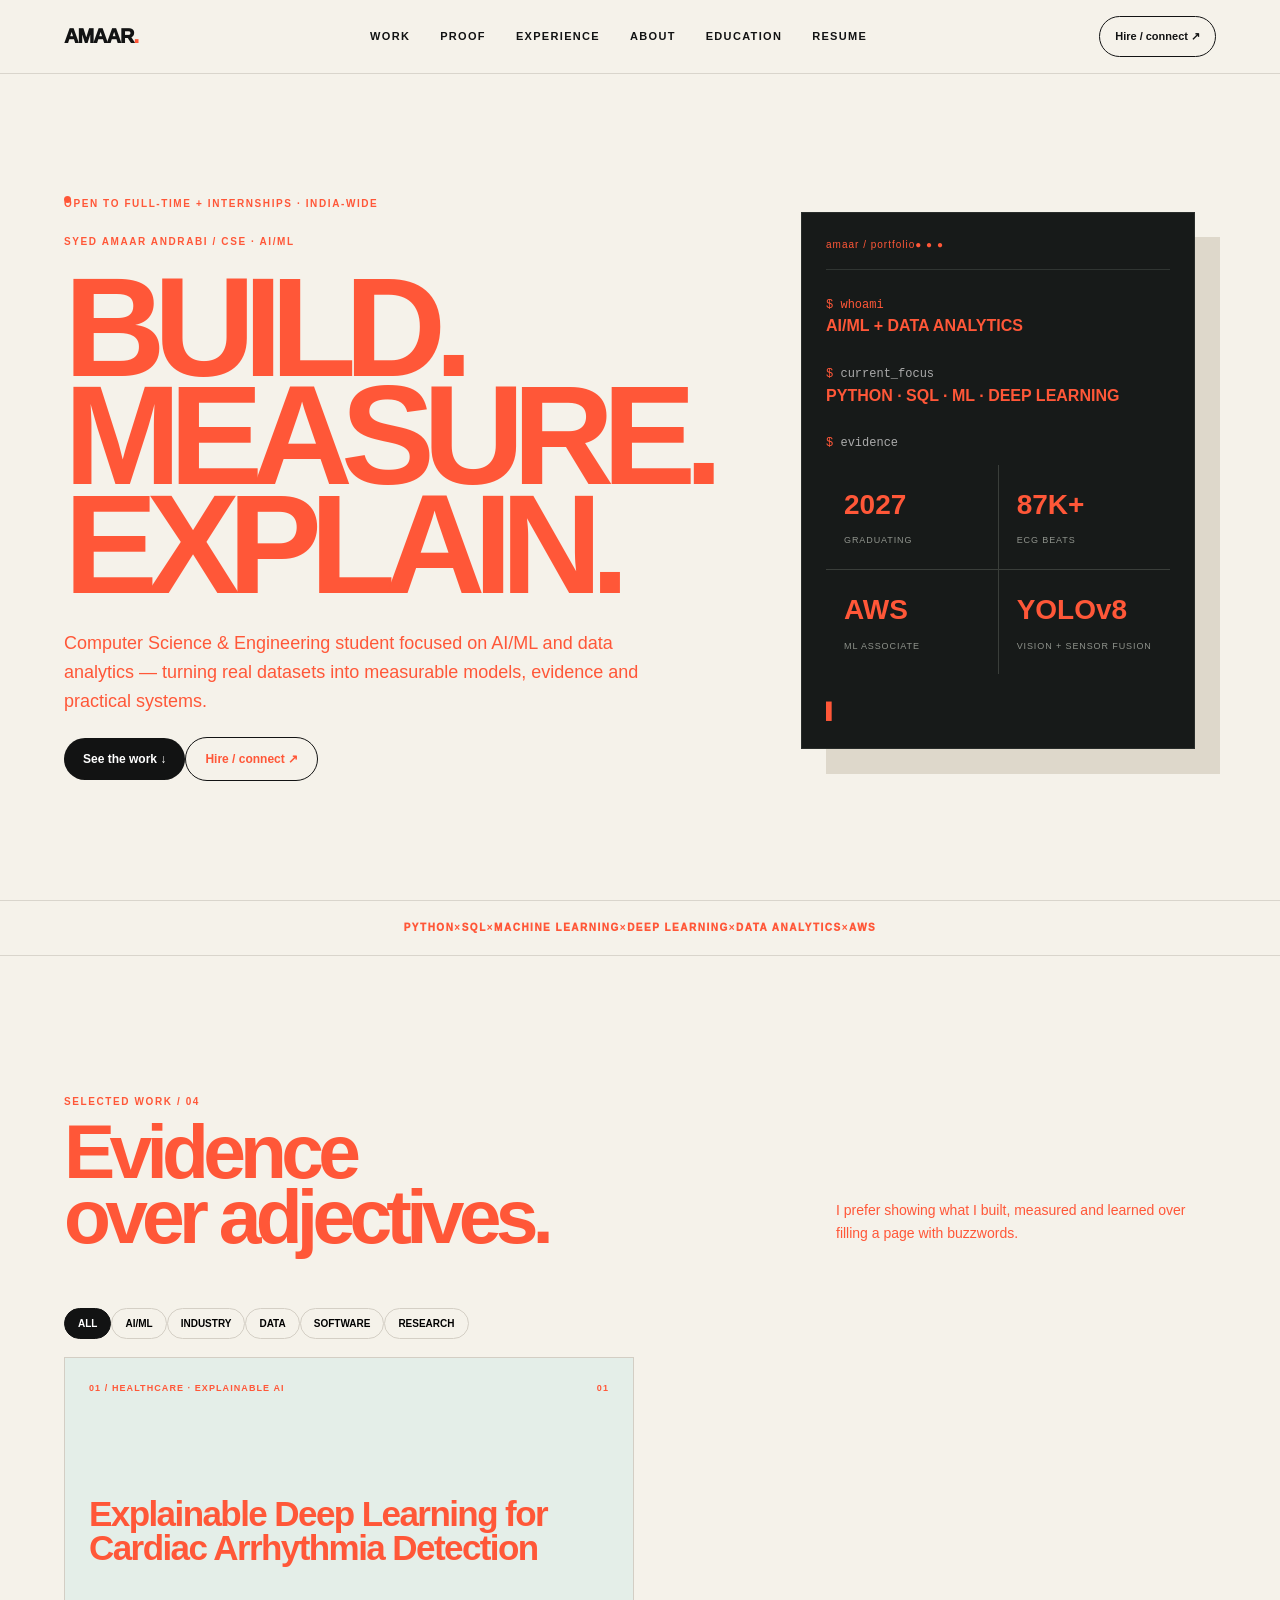
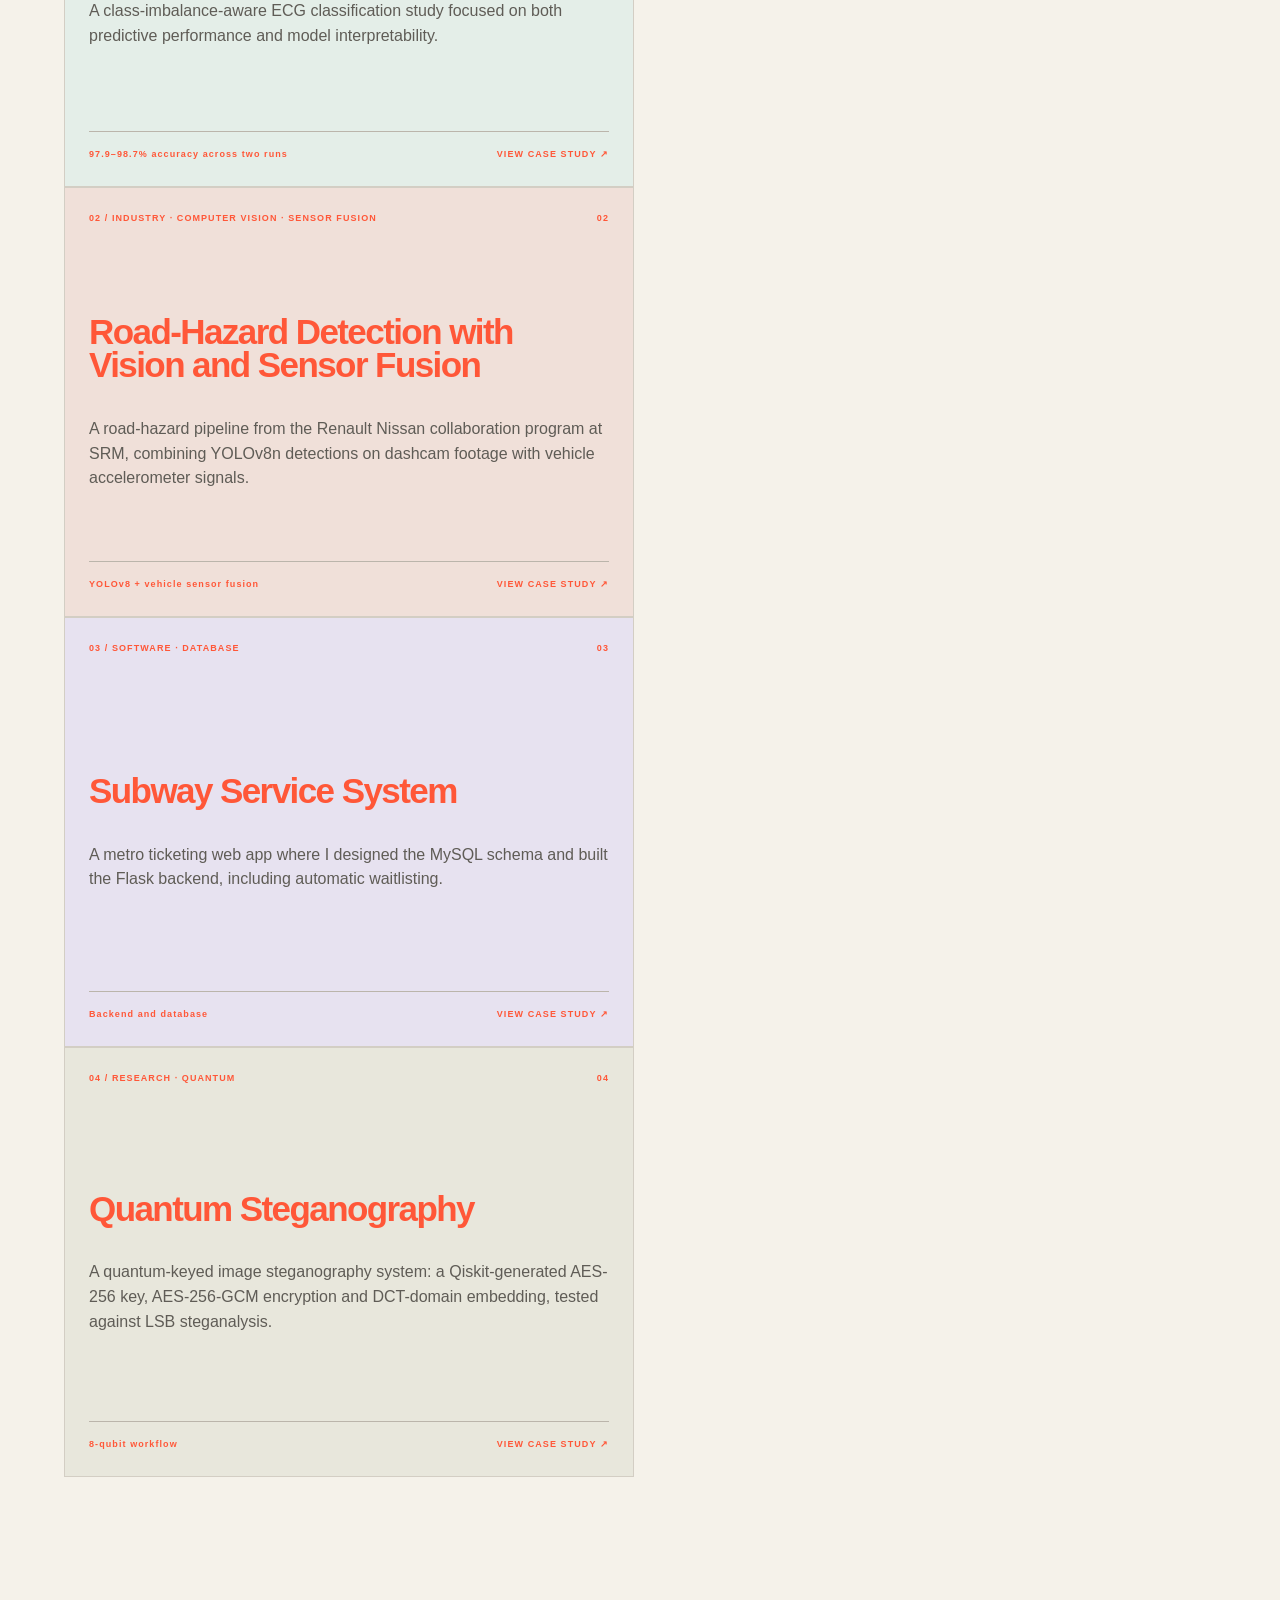
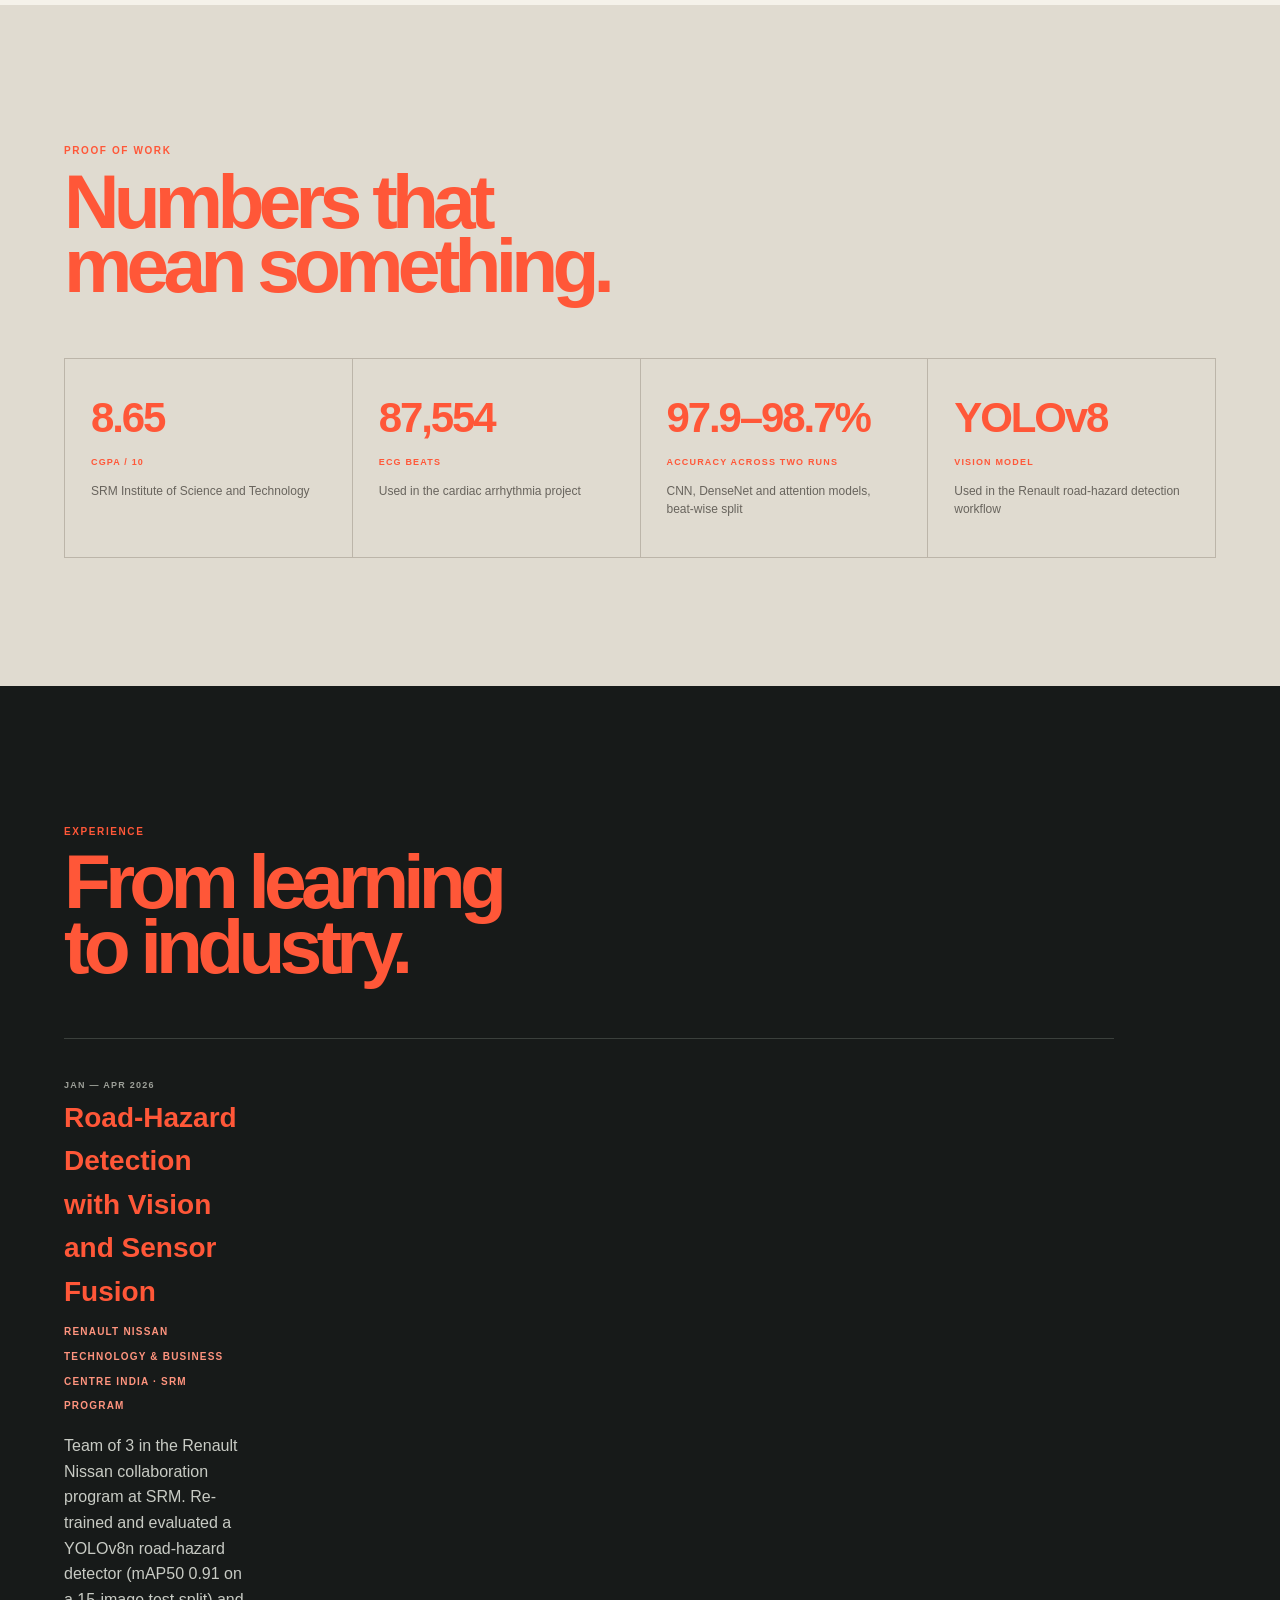
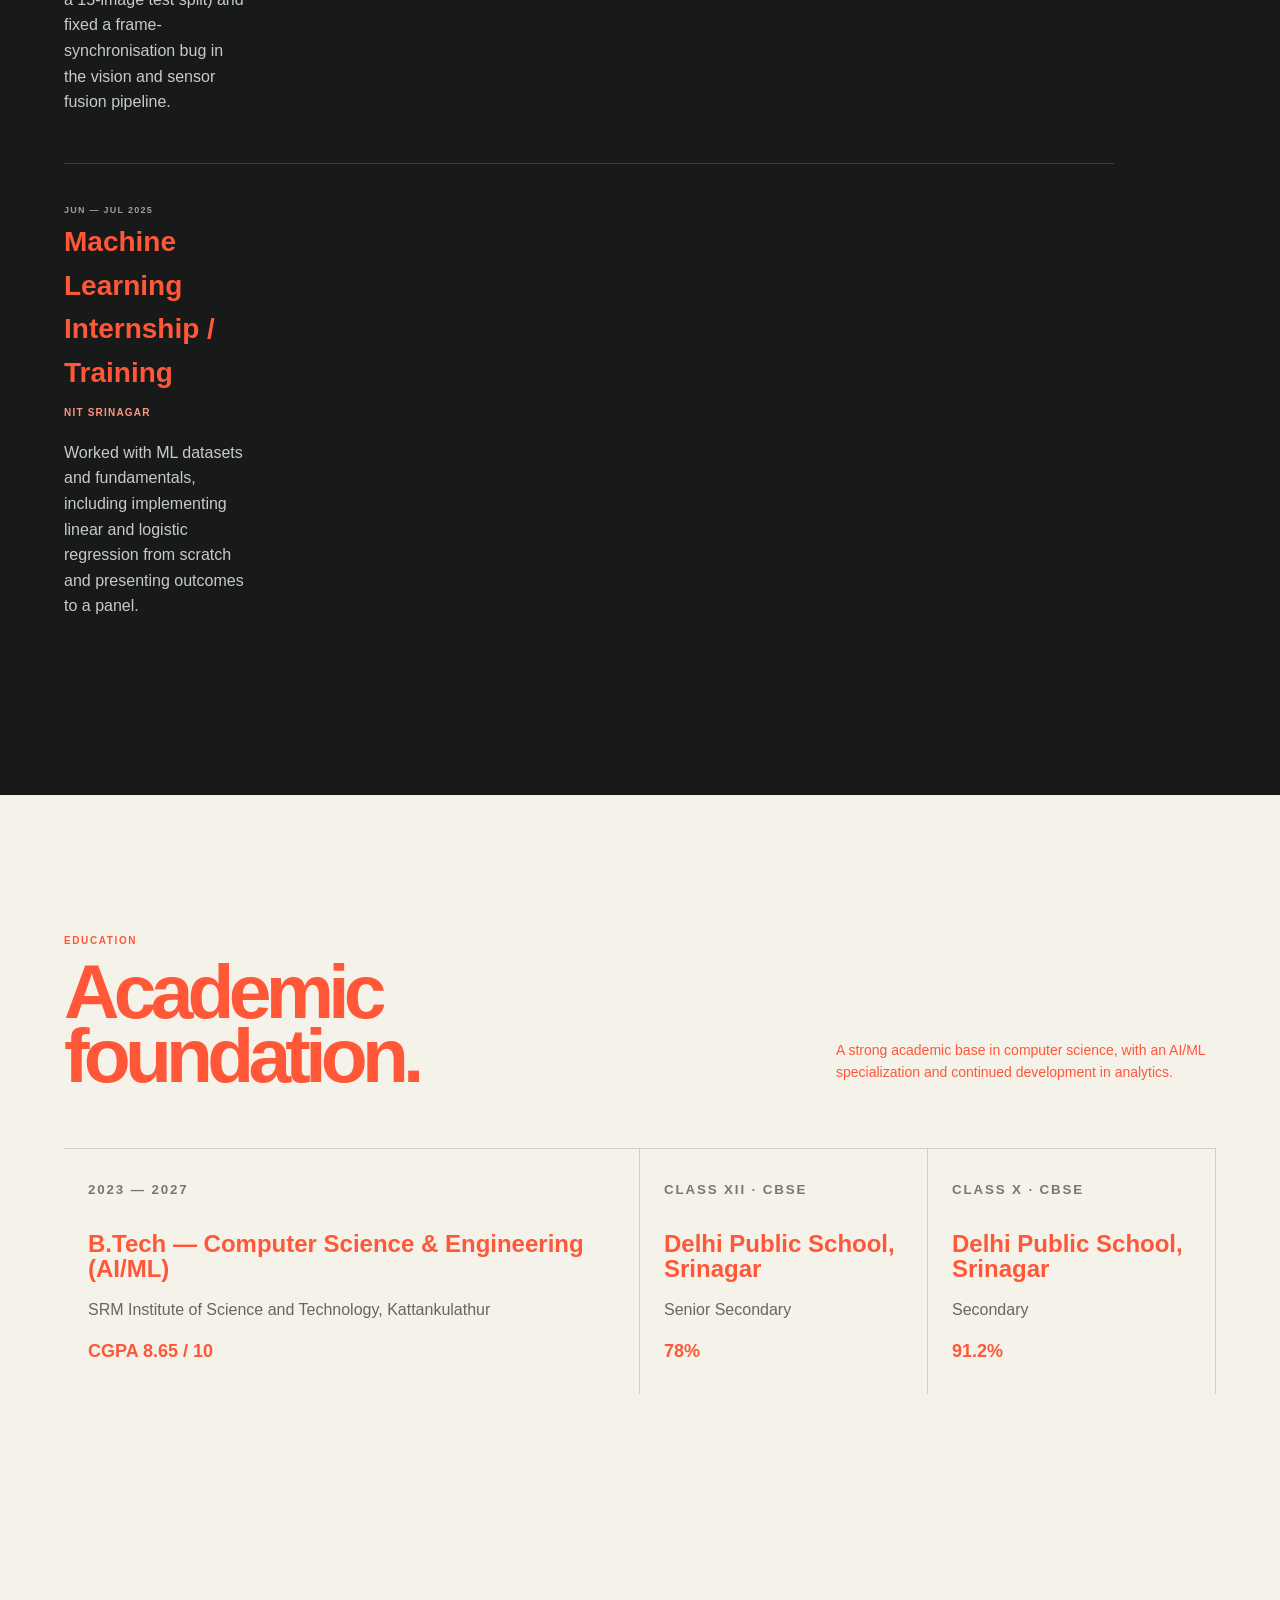
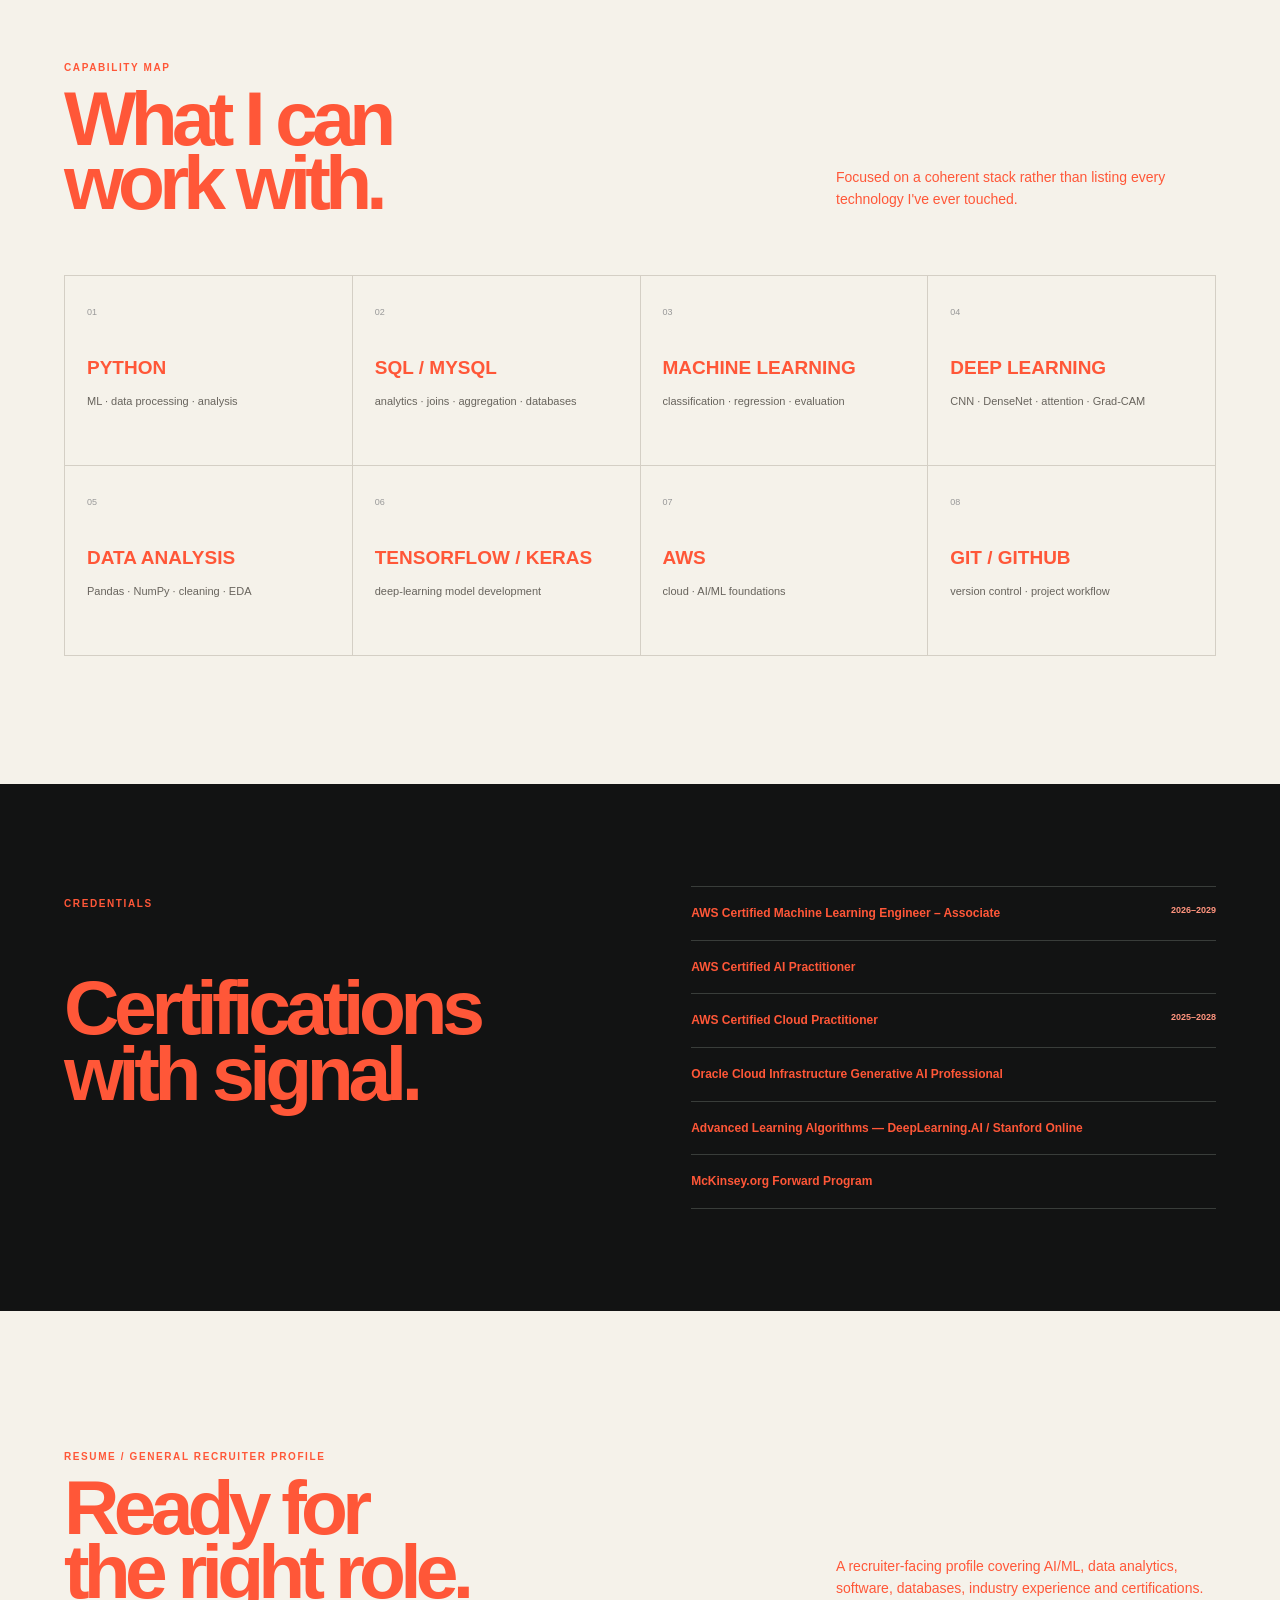
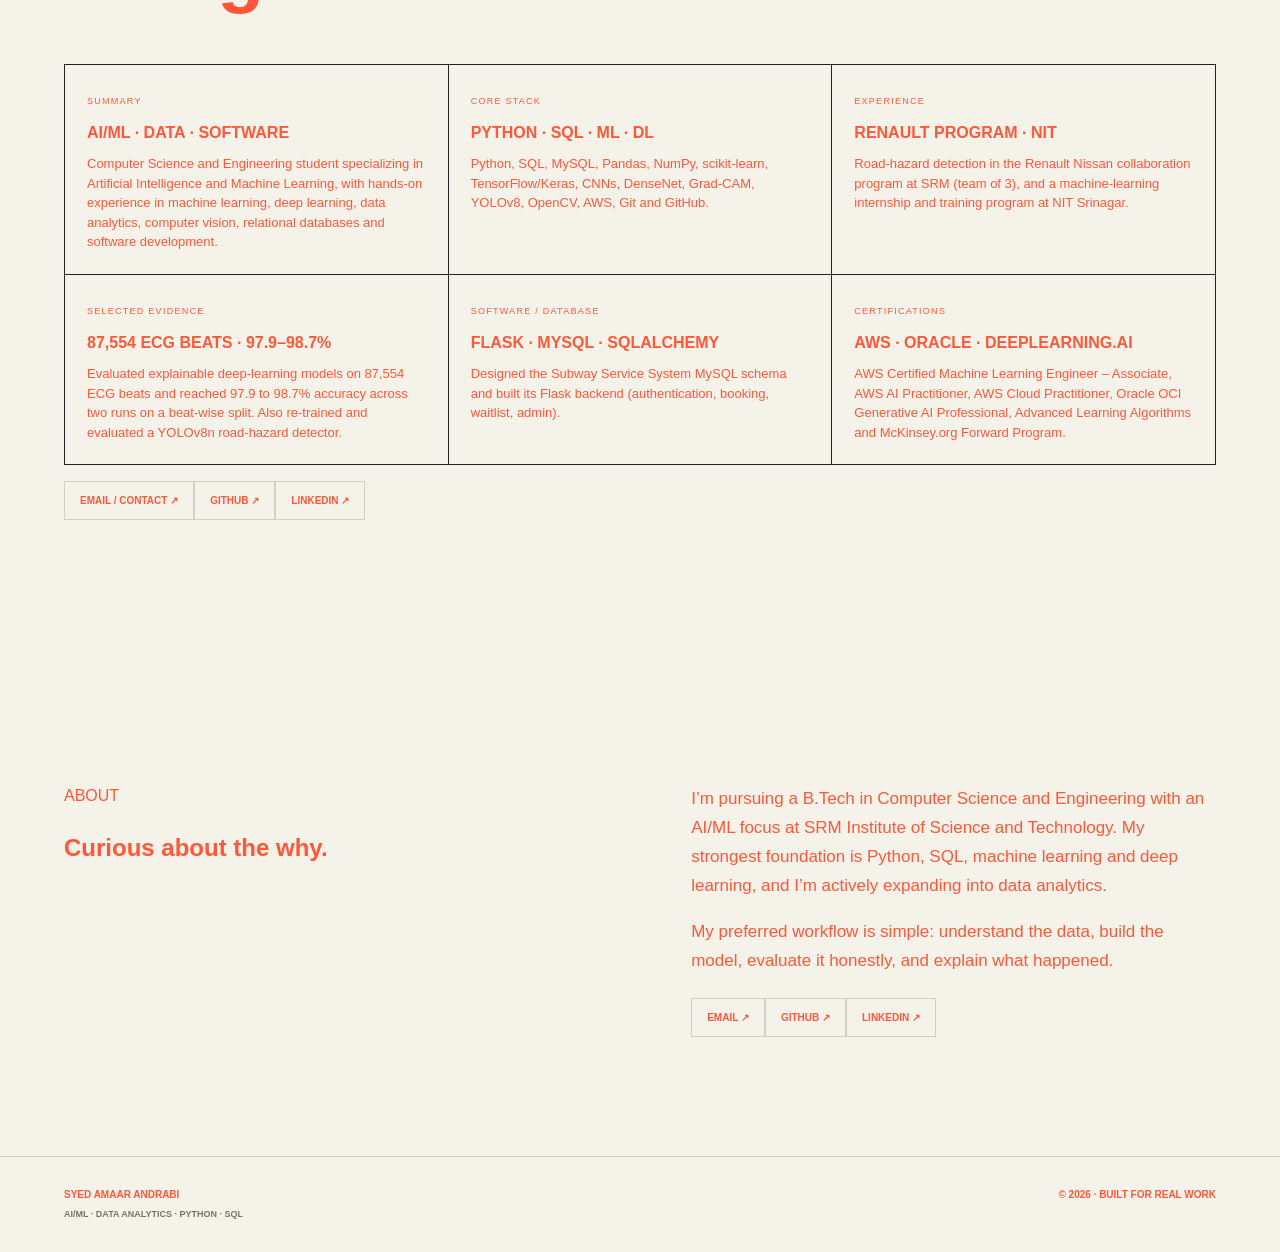
<file: index.html>
<!doctype html><html lang="en"><head><meta charset="utf-8"><meta name="viewport" content="width=device-width,initial-scale=1"><title>Syed Amaar Andrabi — AI/ML · Data Analytics</title><meta name="description" content="Syed Amaar Andrabi portfolio: applied machine learning, deep learning, data analytics and industry projects."><link rel="stylesheet" href="styles.css?v=4"><link rel="stylesheet" href="mobile-fix.css?v=1"></head><body><nav class="nav"><a class="logo" href="#top">AMAAR<span>.</span></a><div class="navlinks"><a href="#work">Work</a><a href="#proof">Proof</a><a href="#experience">Experience</a><a href="#about">About</a><a href="#education">Education</a><a href="#resume">Resume</a></div><a class="pill" href="mailto:asyedamaar@gmail.com">Hire / connect ↗</a></nav><section class="hero" id="top"><div class="hero-left"><div class="status"><i/> OPEN TO FULL-TIME + INTERNSHIPS · INDIA-WIDE</div><p class="overline">SYED AMAAR ANDRABI / CSE · AI/ML</p><h1>BUILD.<br/><span>MEASURE.</span><br/>EXPLAIN.</h1><p class="hero-copy">Computer Science & Engineering student focused on AI/ML and data analytics — turning real datasets into measurable models, evidence and practical systems.</p><div class="hero-buttons"><a class="blackbtn" href="#work">See the work ↓</a><a class="linebtn" href="mailto:asyedamaar@gmail.com">Hire / connect ↗</a></div></div><div class="hero-right"><div class="terminal"><div class="termbar"><span>amaar / portfolio</span><b>● ● ●</b></div><div class="termline"><em>$</em> whoami</div><strong>AI/ML + DATA ANALYTICS</strong><div class="termline"><em>$</em> current_focus</div><strong>PYTHON · SQL · ML · DEEP LEARNING</strong><div class="termline"><em>$</em> evidence</div><div class="metrics"><span><b>2027</b><small>GRADUATING</small></span><span><b>87K+</b><small>ECG BEATS</small></span><span><b>AWS</b><small>ML ASSOCIATE</small></span><span><b>YOLOv8</b><small>VISION + SENSOR FUSION</small></span></div><div class="cursor">▌</div></div></div></section><section class="marquee"><span>PYTHON</span><b>×</b><span>SQL</span><b>×</b><span>MACHINE LEARNING</span><b>×</b><span>DEEP LEARNING</span><b>×</b><span>DATA ANALYTICS</span><b>×</b><span>AWS</span></section><section class="work section" id="work"><div class="section-title"><div><p>SELECTED WORK / 04</p><h2>Evidence<br/><i>over adjectives.</i></h2></div><p class="section-intro">I prefer showing what I built, measured and learned over filling a page with buzzwords.</p></div><div class="filterbar"><button class="on" data-filter="ALL">ALL</button><button data-filter="AI/ML">AI/ML</button><button data-filter="INDUSTRY">INDUSTRY</button><button data-filter="DATA">DATA</button><button data-filter="SOFTWARE">SOFTWARE</button><button data-filter="RESEARCH">RESEARCH</button></div><div class="project-grid"><a class="project-card" data-filter="AI/ML" href="projects/cardiac-arrhythmia.html"><div class="cardtop"><span>01 / HEALTHCARE · EXPLAINABLE AI</span><b>01</b></div><div><h3>Explainable Deep Learning for Cardiac Arrhythmia Detection</h3><p>A class-imbalance-aware ECG classification study focused on both predictive performance and model interpretability.</p></div><div class="cardbottom"><span>97.9–98.7% accuracy across two runs</span><b>VIEW CASE STUDY ↗</b></div></a><a class="project-card" data-filter="INDUSTRY" href="projects/sinkhole-detection.html"><div class="cardtop"><span>02 / INDUSTRY · COMPUTER VISION · SENSOR FUSION</span><b>02</b></div><div><h3>Road-Hazard Detection with Vision and Sensor Fusion</h3><p>A road-hazard pipeline from the Renault Nissan collaboration program at SRM, combining YOLOv8n detections on dashcam footage with vehicle accelerometer signals.</p></div><div class="cardbottom"><span>YOLOv8 + vehicle sensor fusion</span><b>VIEW CASE STUDY ↗</b></div></a><a class="project-card" data-filter="SOFTWARE" href="projects/subway-service.html"><div class="cardtop"><span>03 / SOFTWARE · DATABASE</span><b>03</b></div><div><h3>Subway Service System</h3><p>A metro ticketing web app where I designed the MySQL schema and built the Flask backend, including automatic waitlisting.</p></div><div class="cardbottom"><span>Backend and database</span><b>VIEW CASE STUDY ↗</b></div></a><a class="project-card" data-filter="RESEARCH" href="projects/quantum-steganography.html"><div class="cardtop"><span>04 / RESEARCH · QUANTUM</span><b>04</b></div><div><h3>Quantum Steganography</h3><p>A quantum-keyed image steganography system: a Qiskit-generated AES-256 key, AES-256-GCM encryption and DCT-domain embedding, tested against LSB steganalysis.</p></div><div class="cardbottom"><span>8-qubit workflow</span><b>VIEW CASE STUDY ↗</b></div></a></div></section><section class="proof section" id="proof"><div class="section-title"><div><p>PROOF OF WORK</p><h2>Numbers that<br/><i>mean something.</i></h2></div></div><div class="proofgrid"><div><strong>8.65</strong><span>CGPA / 10</span><p>SRM Institute of Science and Technology</p></div><div><strong>87,554</strong><span>ECG BEATS</span><p>Used in the cardiac arrhythmia project</p></div><div><strong>97.9–98.7%</strong><span>ACCURACY ACROSS TWO RUNS</span><p>CNN, DenseNet and attention models, beat-wise split</p></div><div><strong>YOLOv8</strong><span>VISION MODEL</span><p>Used in the Renault road-hazard detection workflow</p></div></div></section><section class="experience" id="experience"><div class="section-inner"><div class="section-title light"><div><p>EXPERIENCE</p><h2>From learning<br/>to <i>industry.</i></h2></div></div><div class="exp-list"><article><small>JAN — APR 2026</small><div><h3>Road-Hazard Detection with Vision and Sensor Fusion</h3><label>RENAULT NISSAN TECHNOLOGY &amp; BUSINESS CENTRE INDIA · SRM PROGRAM</label><p>Team of 3 in the Renault Nissan collaboration program at SRM. Re-trained and evaluated a YOLOv8n road-hazard detector (mAP50 0.91 on a 15-image test split) and fixed a frame-synchronisation bug in the vision and sensor fusion pipeline.</p></div></article><article><small>JUN — JUL 2025</small><div><h3>Machine Learning Internship / Training</h3><label>NIT SRINAGAR</label><p>Worked with ML datasets and fundamentals, including implementing linear and logistic regression from scratch and presenting outcomes to a panel.</p></div></article></div></div></section><section class="education section" id="education"><div class="section-title"><div><p>EDUCATION</p><h2>Academic<br/><i>foundation.</i></h2></div><p class="section-intro">A strong academic base in computer science, with an AI/ML specialization and continued development in analytics.</p></div><div class="education-grid"><article><small>2023 — 2027</small><h3>B.Tech — Computer Science & Engineering (AI/ML)</h3><p>SRM Institute of Science and Technology, Kattankulathur</p><strong>CGPA 8.65 / 10</strong></article><article><small>CLASS XII · CBSE</small><h3>Delhi Public School, Srinagar</h3><p>Senior Secondary</p><strong>78%</strong></article><article><small>CLASS X · CBSE</small><h3>Delhi Public School, Srinagar</h3><p>Secondary</p><strong>91.2%</strong></article></div></section><section class="skills section"><div class="section-title"><div><p>CAPABILITY MAP</p><h2>What I can<br/><i>work with.</i></h2></div><p class="section-intro">Focused on a coherent stack rather than listing every technology I've ever touched.</p></div><div class="skilltable"><div><small>01</small><h3>PYTHON</h3><p>ML · data processing · analysis</p></div><div><small>02</small><h3>SQL / MYSQL</h3><p>analytics · joins · aggregation · databases</p></div><div><small>03</small><h3>MACHINE LEARNING</h3><p>classification · regression · evaluation</p></div><div><small>04</small><h3>DEEP LEARNING</h3><p>CNN · DenseNet · attention · Grad-CAM</p></div><div><small>05</small><h3>DATA ANALYSIS</h3><p>Pandas · NumPy · cleaning · EDA</p></div><div><small>06</small><h3>TENSORFLOW / KERAS</h3><p>deep-learning model development</p></div><div><small>07</small><h3>AWS</h3><p>cloud · AI/ML foundations</p></div><div><small>08</small><h3>GIT / GITHUB</h3><p>version control · project workflow</p></div></div></section><section class="credentials"><div><p>CREDENTIALS</p><h2>Certifications<br/>with <i>signal.</i></h2></div><div class="credlist"><span>AWS Certified Machine Learning Engineer – Associate <b>2026–2029</b></span><span>AWS Certified AI Practitioner</span><span>AWS Certified Cloud Practitioner <b>2025–2028</b></span><span>Oracle Cloud Infrastructure Generative AI Professional</span><span>Advanced Learning Algorithms — DeepLearning.AI / Stanford Online</span><span>McKinsey.org Forward Program</span></div></section><section class="resume-inline section" id="resume"><div class="section-title"><div><p>RESUME / GENERAL RECRUITER PROFILE</p><h2>Ready for<br/><i>the right role.</i></h2></div><p class="section-intro">A recruiter-facing profile covering AI/ML, data analytics, software, databases, industry experience and certifications.</p></div><div class="resume-inline-grid"><article><small>SUMMARY</small><h3>AI/ML · DATA · SOFTWARE</h3><p>Computer Science and Engineering student specializing in Artificial Intelligence and Machine Learning, with hands-on experience in machine learning, deep learning, data analytics, computer vision, relational databases and software development.</p></article><article><small>CORE STACK</small><h3>PYTHON · SQL · ML · DL</h3><p>Python, SQL, MySQL, Pandas, NumPy, scikit-learn, TensorFlow/Keras, CNNs, DenseNet, Grad-CAM, YOLOv8, OpenCV, AWS, Git and GitHub.</p></article><article><small>EXPERIENCE</small><h3>RENAULT PROGRAM · NIT</h3><p>Road-hazard detection in the Renault Nissan collaboration program at SRM (team of 3), and a machine-learning internship and training program at NIT Srinagar.</p></article><article><small>SELECTED EVIDENCE</small><h3>87,554 ECG BEATS · 97.9–98.7%</h3><p>Evaluated explainable deep-learning models on 87,554 ECG beats and reached 97.9 to 98.7% accuracy across two runs on a beat-wise split. Also re-trained and evaluated a YOLOv8n road-hazard detector.</p></article><article><small>SOFTWARE / DATABASE</small><h3>FLASK · MYSQL · SQLALCHEMY</h3><p>Designed the Subway Service System MySQL schema and built its Flask backend (authentication, booking, waitlist, admin).</p></article><article><small>CERTIFICATIONS</small><h3>AWS · ORACLE · DEEPLEARNING.AI</h3><p>AWS Certified Machine Learning Engineer – Associate, AWS AI Practitioner, AWS Cloud Practitioner, Oracle OCI Generative AI Professional, Advanced Learning Algorithms and McKinsey.org Forward Program.</p></article></div><div class="contact"><a href="mailto:asyedamaar@gmail.com">EMAIL / CONTACT ↗</a><a href="https://github.com/asyedamaar-ops" target="_blank">GITHUB ↗</a><a href="https://www.linkedin.com/in/syed-amaar-andrabi-9a1bb8259/" target="_blank">LINKEDIN ↗</a></div></section><section class="about section" id="about"><div><p>ABOUT</p><h2>Curious about the <i>why.</i></h2></div><div class="aboutcopy"><p>I’m pursuing a B.Tech in Computer Science and Engineering with an AI/ML focus at SRM Institute of Science and Technology. My strongest foundation is Python, SQL, machine learning and deep learning, and I’m actively expanding into data analytics.</p><p>My preferred workflow is simple: understand the data, build the model, evaluate it honestly, and explain what happened.</p><div class="contact"><a href="mailto:asyedamaar@gmail.com">EMAIL ↗</a><a href="https://github.com/asyedamaar-ops" target="_blank">GITHUB ↗</a><a href="https://www.linkedin.com/in/syed-amaar-andrabi-9a1bb8259/" target="_blank">LINKEDIN ↗</a></div></div></section><footer><div><b>SYED AMAAR ANDRABI</b><span>AI/ML · DATA ANALYTICS · PYTHON · SQL</span></div><div>© 2026 · BUILT FOR REAL WORK</div></footer><style>.resume-inline-grid{display:grid;grid-template-columns:repeat(3,1fr);border-top:1px solid #222;border-left:1px solid #222}.resume-inline-grid article{padding:22px;border-right:1px solid #222;border-bottom:1px solid #222}.resume-inline-grid small{font-size:9px;letter-spacing:.14em}.resume-inline-grid h3{font-size:16px;margin:9px 0}.resume-inline-grid p{font-size:13px;line-height:1.5;margin:0}.resume-inline .contact{margin-top:22px}@media(max-width:850px){.resume-inline-grid{grid-template-columns:1fr 1fr}}@media(max-width:520px){.resume-inline-grid{grid-template-columns:1fr}.resume-inline-grid article{padding:18px}}</style><script src="script.js"></script></body></html>
</file>
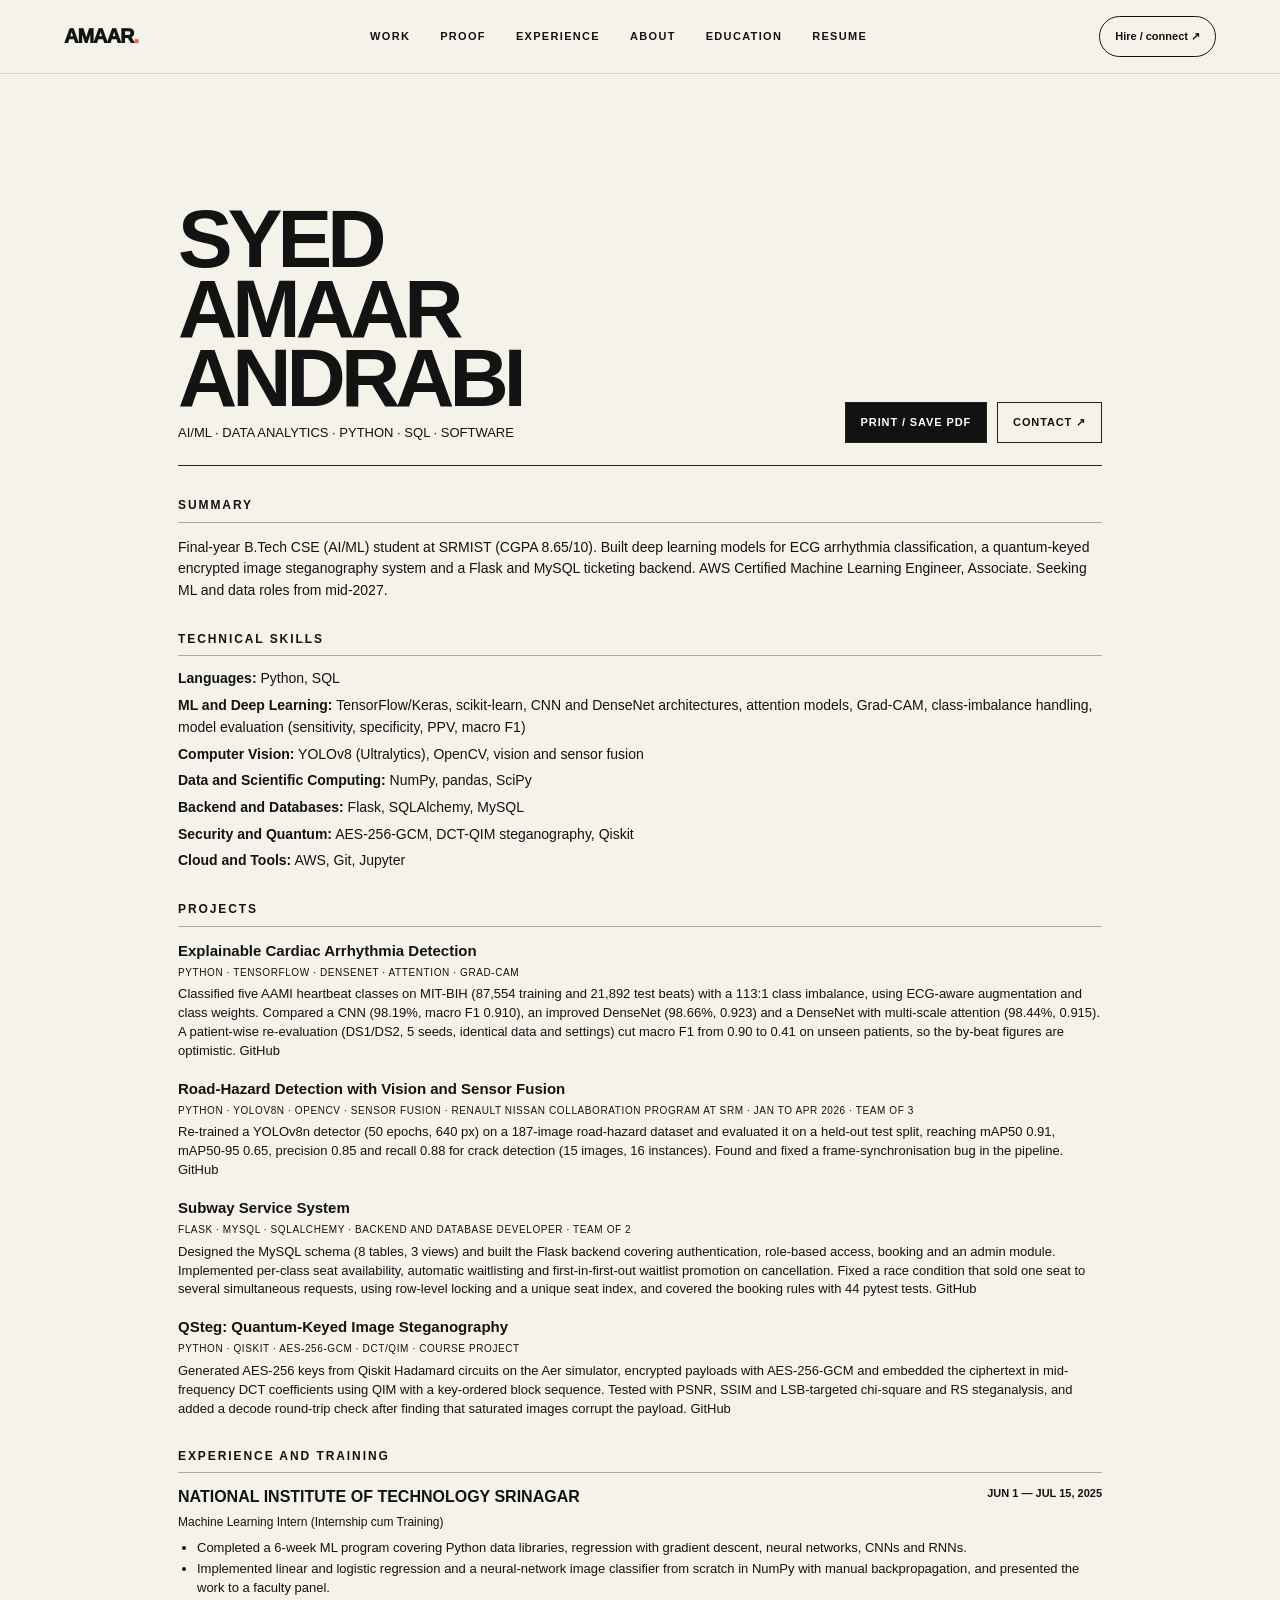
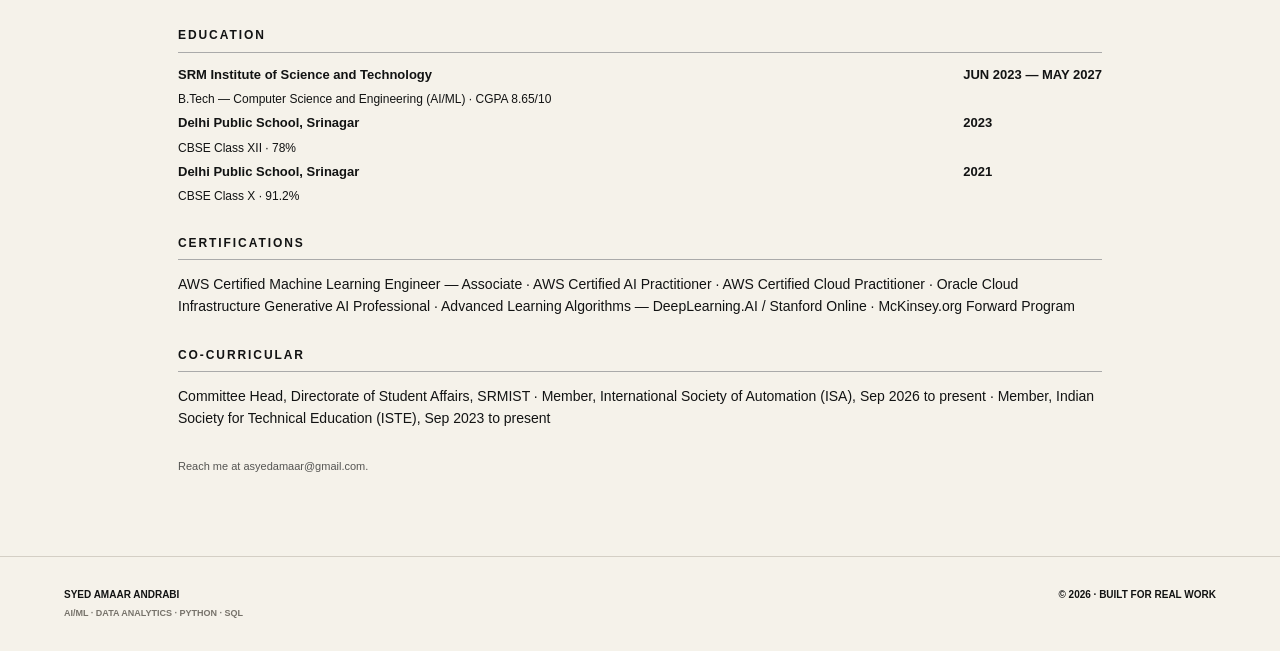
<file: resume.html>
<!doctype html>
<html lang="en">
<head>
<meta charset="utf-8">
<meta name="viewport" content="width=device-width,initial-scale=1">
<title>Syed Amaar Andrabi — Resume</title>
<meta name="description" content="Syed Amaar Andrabi resume — AI/ML, data analytics, Python, SQL and software development.">
<link rel="stylesheet" href="styles.css?v=4">
<link rel="stylesheet" href="mobile-fix.css?v=1">
<style>
.resume-page{max-width:980px;margin:0 auto;padding:130px 28px 70px}.resume-top{display:flex;justify-content:space-between;gap:30px;align-items:flex-end;border-bottom:1px solid #222;padding-bottom:22px;margin-bottom:30px}.resume-top h1{font-size:clamp(42px,7vw,82px);line-height:.85;margin:0;letter-spacing:-.06em}.resume-top p{margin:10px 0 0;font-size:13px}.resume-actions{display:flex;gap:10px;flex-wrap:wrap}.resume-actions a{border:1px solid #222;padding:11px 15px;text-decoration:none;color:#111;font-size:11px;font-weight:700;letter-spacing:.08em}.resume-actions a:first-child{background:#111;color:#fff}.resume-section{margin:28px 0}.resume-section h2{font-size:12px;letter-spacing:.16em;margin:0 0 12px;border-bottom:1px solid #aaa;padding-bottom:7px}.resume-section p{font-size:14px;line-height:1.55}.resume-skills p{margin:5px 0}.resume-entry{margin:0 0 19px}.resume-entry-head{display:flex;justify-content:space-between;gap:20px}.resume-entry h3{font-size:16px;margin:0}.resume-entry .date{font-size:11px;font-weight:700;white-space:nowrap}.resume-entry .role{font-size:12px;margin:3px 0 7px}.resume-entry ul{margin:0;padding-left:19px}.resume-entry li{font-size:13px;line-height:1.45;margin:3px 0}.resume-project{margin-bottom:16px}.resume-project h3{font-size:15px;margin:0}.resume-project .tech{font-size:10px;letter-spacing:.06em;margin:3px 0 5px}.resume-project p{font-size:13px;margin:0;line-height:1.45}.resume-edu{display:grid;grid-template-columns:1fr auto;gap:5px 25px}.resume-edu strong{font-size:13px}.resume-edu span{font-size:12px}.resume-note{font-size:11px!important;opacity:.7}@media(max-width:700px){.resume-page{padding:100px 18px 45px}.resume-top{display:block}.resume-actions{margin-top:20px}.resume-entry-head{display:block}.resume-entry .date{display:block;margin-top:3px}.resume-edu{grid-template-columns:1fr}.resume-edu span{margin-bottom:8px}}
@media print{.nav,.resume-actions,footer{display:none!important}.resume-page{padding:20px;max-width:none}.resume-top h1{font-size:42px}}
</style>
</head>
<body>
<nav class="nav"><a class="logo" href="index.html#top">AMAAR<span>.</span></a><div class="navlinks"><a href="index.html#work">Work</a><a href="index.html#proof">Proof</a><a href="index.html#experience">Experience</a><a href="index.html#about">About</a><a href="index.html#education">Education</a><a href="resume.html">Resume</a></div><a class="pill" href="mailto:asyedamaar@gmail.com">Hire / connect ↗</a></nav>
<main class="resume-page">
<div class="resume-top"><div><h1>SYED<br>AMAAR<br>ANDRABI</h1><p>AI/ML · DATA ANALYTICS · PYTHON · SQL · SOFTWARE</p></div><div class="resume-actions"><a href="javascript:window.print()">PRINT / SAVE PDF</a><a href="mailto:asyedamaar@gmail.com">CONTACT ↗</a></div></div>
<section class="resume-section"><h2>SUMMARY</h2><p>Final-year B.Tech CSE (AI/ML) student at SRMIST (CGPA 8.65/10). Built deep learning models for ECG arrhythmia classification, a quantum-keyed encrypted image steganography system and a Flask and MySQL ticketing backend. AWS Certified Machine Learning Engineer, Associate. Seeking ML and data roles from mid-2027.</p></section>
<section class="resume-section resume-skills"><h2>TECHNICAL SKILLS</h2><p><strong>Languages:</strong> Python, SQL</p><p><strong>ML and Deep Learning:</strong> TensorFlow/Keras, scikit-learn, CNN and DenseNet architectures, attention models, Grad-CAM, class-imbalance handling, model evaluation (sensitivity, specificity, PPV, macro F1)</p><p><strong>Computer Vision:</strong> YOLOv8 (Ultralytics), OpenCV, vision and sensor fusion</p><p><strong>Data and Scientific Computing:</strong> NumPy, pandas, SciPy</p><p><strong>Backend and Databases:</strong> Flask, SQLAlchemy, MySQL</p><p><strong>Security and Quantum:</strong> AES-256-GCM, DCT-QIM steganography, Qiskit</p><p><strong>Cloud and Tools:</strong> AWS, Git, Jupyter</p></section>
<section class="resume-section"><h2>PROJECTS</h2>
<div class="resume-project"><h3>Explainable Cardiac Arrhythmia Detection</h3><div class="tech">PYTHON · TENSORFLOW · DENSENET · ATTENTION · GRAD-CAM</div><p>Classified five AAMI heartbeat classes on MIT-BIH (87,554 training and 21,892 test beats) with a 113:1 class imbalance, using ECG-aware augmentation and class weights. Compared a CNN (98.19%, macro F1 0.910), an improved DenseNet (98.66%, 0.923) and a DenseNet with multi-scale attention (98.44%, 0.915). A patient-wise re-evaluation (DS1/DS2, 5 seeds, identical data and settings) cut macro F1 from 0.90 to 0.41 on unseen patients, so the by-beat figures are optimistic. <a href="https://github.com/asyedamaar-ops/Explainable-Deep-Learning-Based-Predictive-Modelling-for-Early-Detection-of-Cardiac-Arrhythmias">GitHub</a></p></div>
<div class="resume-project"><h3>Road-Hazard Detection with Vision and Sensor Fusion</h3><div class="tech">PYTHON · YOLOV8N · OPENCV · SENSOR FUSION · RENAULT NISSAN COLLABORATION PROGRAM AT SRM · JAN TO APR 2026 · TEAM OF 3</div><p>Re-trained a YOLOv8n detector (50 epochs, 640 px) on a 187-image road-hazard dataset and evaluated it on a held-out test split, reaching mAP50 0.91, mAP50-95 0.65, precision 0.85 and recall 0.88 for crack detection (15 images, 16 instances). Found and fixed a frame-synchronisation bug in the pipeline. <a href="https://github.com/asyedamaar-ops/road-hazard-vision-sensor-fusion">GitHub</a></p></div>
<div class="resume-project"><h3>Subway Service System</h3><div class="tech">FLASK · MYSQL · SQLALCHEMY · BACKEND AND DATABASE DEVELOPER · TEAM OF 2</div><p>Designed the MySQL schema (8 tables, 3 views) and built the Flask backend covering authentication, role-based access, booking and an admin module. Implemented per-class seat availability, automatic waitlisting and first-in-first-out waitlist promotion on cancellation. Fixed a race condition that sold one seat to several simultaneous requests, using row-level locking and a unique seat index, and covered the booking rules with 44 pytest tests. <a href="https://github.com/asyedamaar-ops/subway-service-system">GitHub</a></p></div>
<div class="resume-project"><h3>QSteg: Quantum-Keyed Image Steganography</h3><div class="tech">PYTHON · QISKIT · AES-256-GCM · DCT/QIM · COURSE PROJECT</div><p>Generated AES-256 keys from Qiskit Hadamard circuits on the Aer simulator, encrypted payloads with AES-256-GCM and embedded the ciphertext in mid-frequency DCT coefficients using QIM with a key-ordered block sequence. Tested with PSNR, SSIM and LSB-targeted chi-square and RS steganalysis, and added a decode round-trip check after finding that saturated images corrupt the payload. <a href="https://github.com/asyedamaar-ops/Quantum-Steganography">GitHub</a></p></div>
</section>
<section class="resume-section"><h2>EXPERIENCE AND TRAINING</h2>
<div class="resume-entry"><div class="resume-entry-head"><h3>NATIONAL INSTITUTE OF TECHNOLOGY SRINAGAR</h3><span class="date">JUN 1 — JUL 15, 2025</span></div><div class="role">Machine Learning Intern (Internship cum Training)</div><ul><li>Completed a 6-week ML program covering Python data libraries, regression with gradient descent, neural networks, CNNs and RNNs.</li><li>Implemented linear and logistic regression and a neural-network image classifier from scratch in NumPy with manual backpropagation, and presented the work to a faculty panel.</li></ul></div>
</section>
<section class="resume-section"><h2>EDUCATION</h2><div class="resume-edu"><strong>SRM Institute of Science and Technology</strong><strong>JUN 2023 — MAY 2027</strong><span>B.Tech — Computer Science and Engineering (AI/ML) · CGPA 8.65/10</span><span></span><strong>Delhi Public School, Srinagar</strong><strong>2023</strong><span>CBSE Class XII · 78%</span><span></span><strong>Delhi Public School, Srinagar</strong><strong>2021</strong><span>CBSE Class X · 91.2%</span><span></span></div></section>
<section class="resume-section"><h2>CERTIFICATIONS</h2><p>AWS Certified Machine Learning Engineer — Associate · AWS Certified AI Practitioner · AWS Certified Cloud Practitioner · Oracle Cloud Infrastructure Generative AI Professional · Advanced Learning Algorithms — DeepLearning.AI / Stanford Online · McKinsey.org Forward Program</p></section>
<section class="resume-section"><h2>CO-CURRICULAR</h2><p>Committee Head, Directorate of Student Affairs, SRMIST · Member, International Society of Automation (ISA), Sep 2026 to present · Member, Indian Society for Technical Education (ISTE), Sep 2023 to present</p></section>
<p class="resume-note">Reach me at asyedamaar@gmail.com.</p>
</main>
<footer><div><b>SYED AMAAR ANDRABI</b><span>AI/ML · DATA ANALYTICS · PYTHON · SQL</span></div><div>© 2026 · BUILT FOR REAL WORK</div></footer>
</body>
</html>
</file>
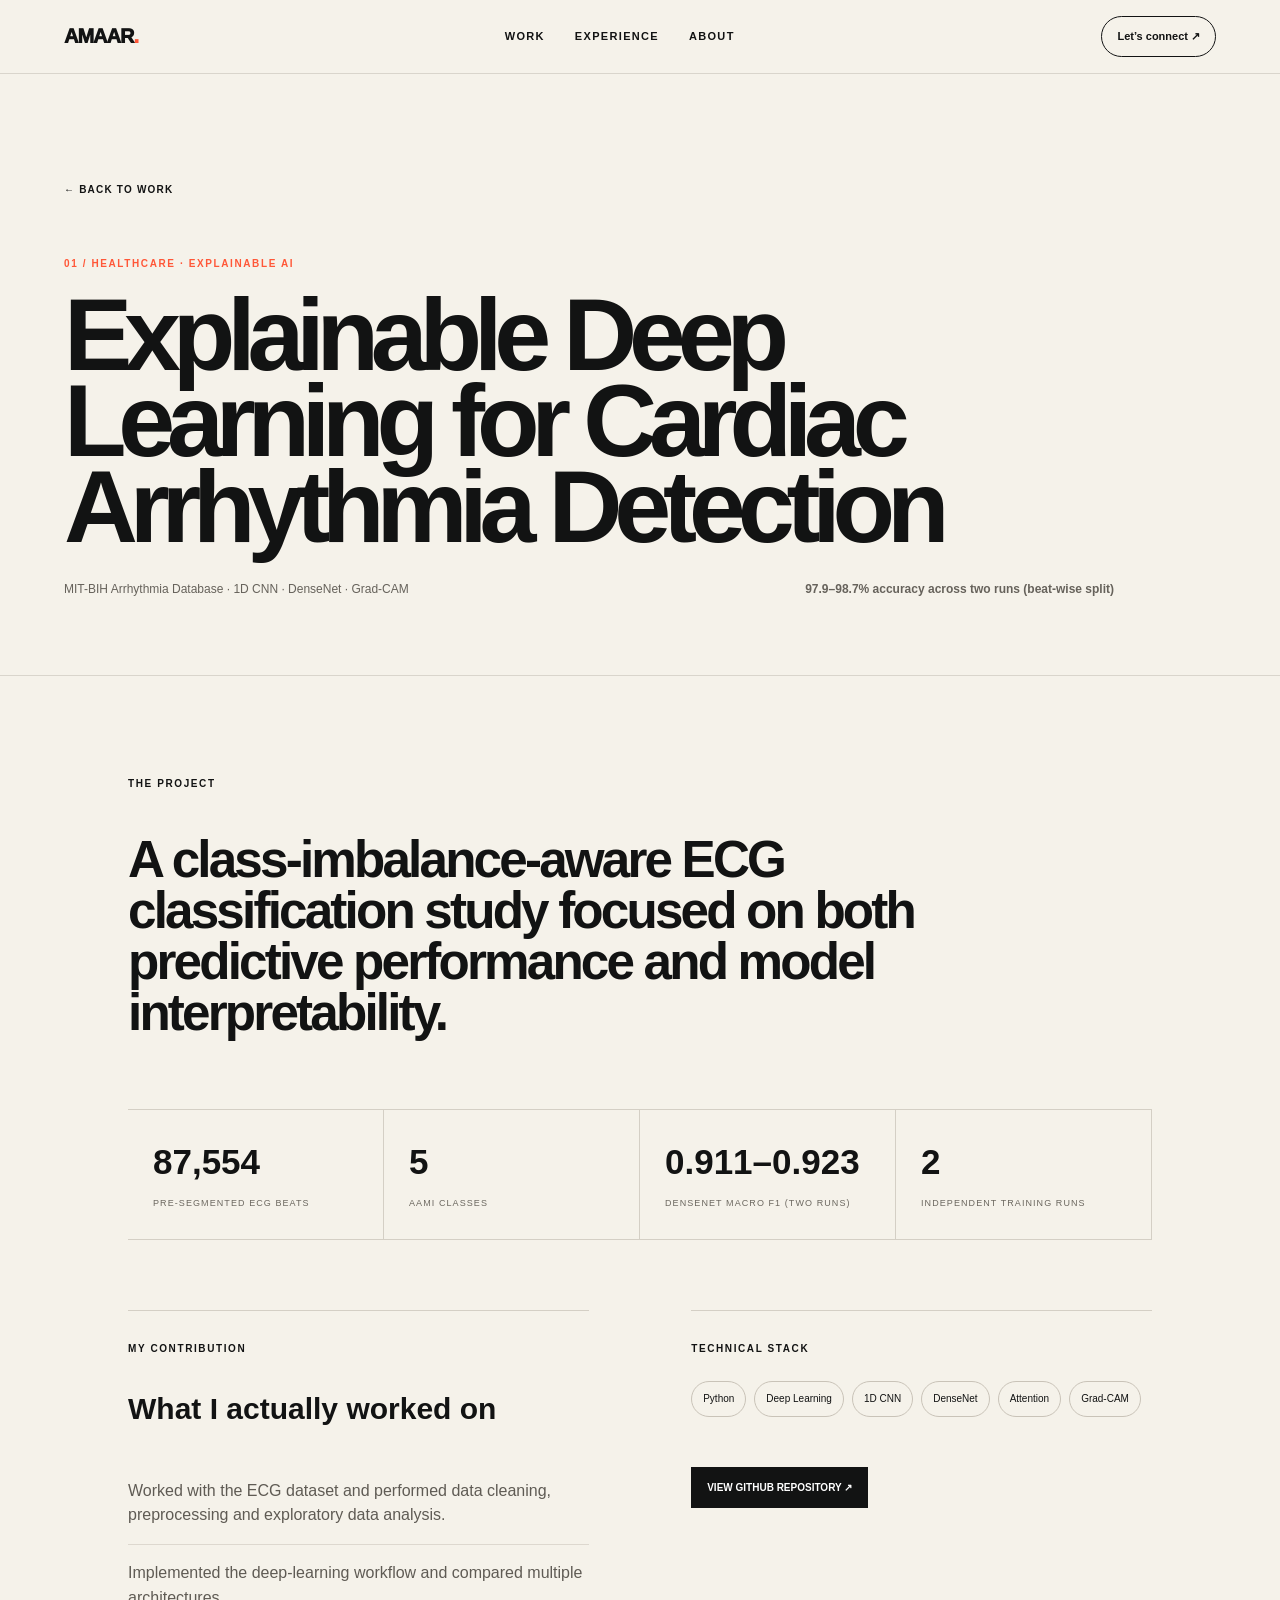
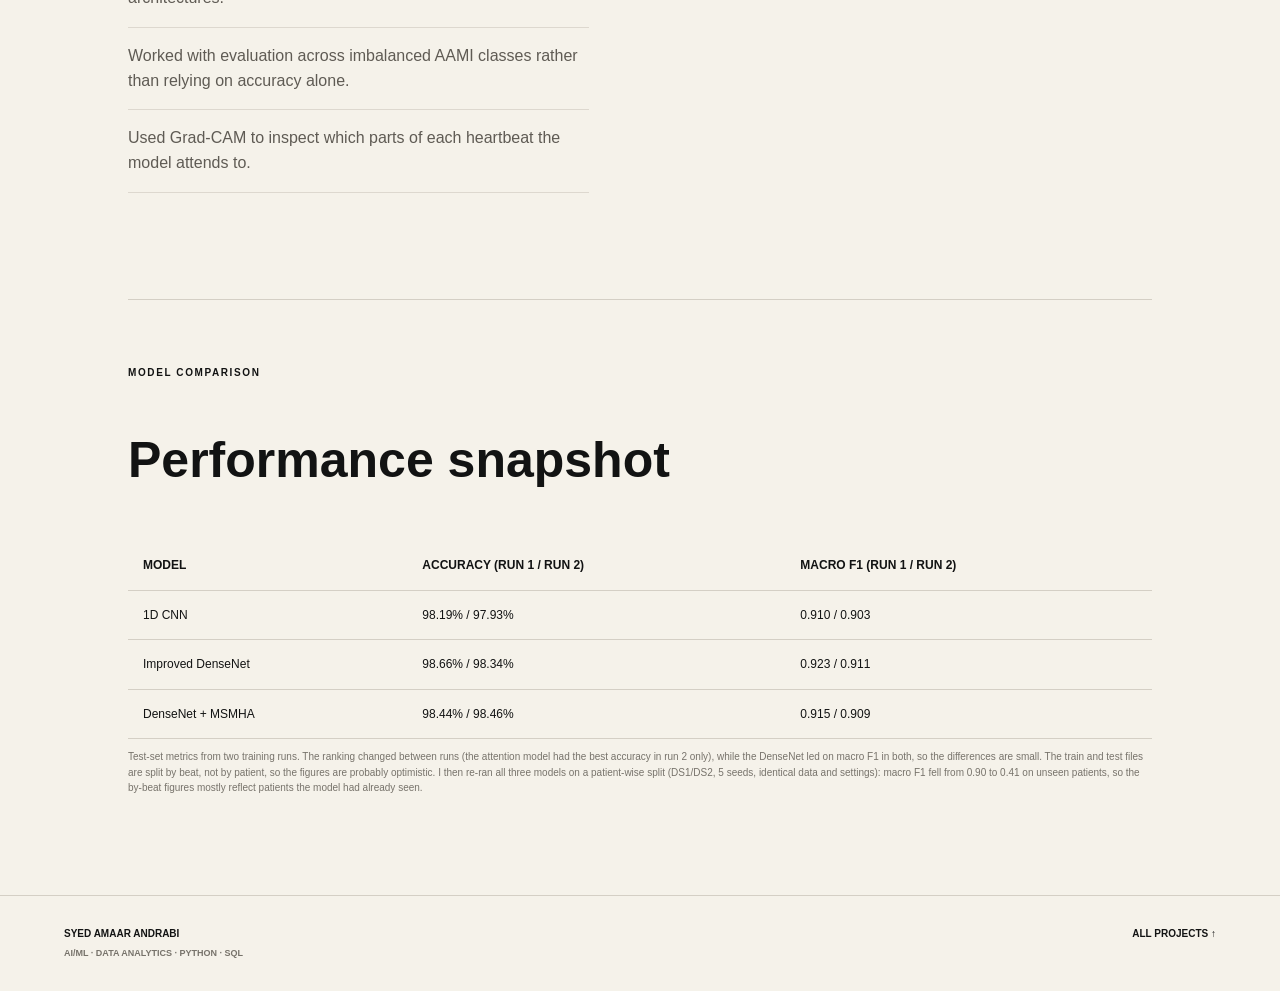
<file: projects/cardiac-arrhythmia.html>
<!doctype html><html><head><meta charset="utf-8"><meta name="viewport" content="width=device-width,initial-scale=1"><title>Cardiac Arrhythmia Detection — Syed Amaar Andrabi</title><link rel="stylesheet" href="../styles.css"></head><body><nav class="nav"><a class="logo" href="../index.html">AMAAR<span>.</span></a><div class="navlinks"><a href="../index.html#work">Work</a><a href="../index.html#experience">Experience</a><a href="../index.html#about">About</a></div><a class="pill" href="mailto:asyedamaar@gmail.com">Let’s connect ↗</a></nav><section class="casehero"><a class="back" href="../index.html#work">← BACK TO WORK</a><p>01 / HEALTHCARE · EXPLAINABLE AI</p><h1>Explainable Deep Learning for Cardiac Arrhythmia Detection</h1><div class="case-meta"><span>MIT-BIH Arrhythmia Database · 1D CNN · DenseNet · Grad-CAM</span><strong>97.9–98.7% accuracy across two runs (beat-wise split)</strong></div></section><section class="casebody"><div class="caseintro"><p class="kicker">THE PROJECT</p><h2>A class-imbalance-aware ECG classification study focused on both predictive performance and model interpretability.</h2></div><div class="facts"><div><strong>87,554</strong><span>pre-segmented ECG beats</span></div><div><strong>5</strong><span>AAMI classes</span></div><div><strong>0.911–0.923</strong><span>DenseNet macro F1 (two runs)</span></div><div><strong>2</strong><span>independent training runs</span></div></div><div class="casegrid"><article><p class="kicker">MY CONTRIBUTION</p><h3>What I actually worked on</h3><ul><li>Worked with the ECG dataset and performed data cleaning, preprocessing and exploratory data analysis.</li><li>Implemented the deep-learning workflow and compared multiple architectures.</li><li>Worked with evaluation across imbalanced AAMI classes rather than relying on accuracy alone.</li><li>Used Grad-CAM to inspect which parts of each heartbeat the model attends to.</li></ul></article><article><p class="kicker">TECHNICAL STACK</p><div class="casetags"><span>Python</span><span>Deep Learning</span><span>1D CNN</span><span>DenseNet</span><span>Attention</span><span>Grad-CAM</span></div><a class="repo" href="https://github.com/asyedamaar-ops/Explainable-Deep-Learning-Based-Predictive-Modelling-for-Early-Detection-of-Cardiac-Arrhythmias" target="_blank">VIEW GITHUB REPOSITORY ↗</a></article></div><section class="results"><p class="kicker">MODEL COMPARISON</p><h2>Performance snapshot</h2><table><tr><th>MODEL</th><th>ACCURACY (RUN 1 / RUN 2)</th><th>MACRO F1 (RUN 1 / RUN 2)</th></tr><tr><td>1D CNN</td><td>98.19% / 97.93%</td><td>0.910 / 0.903</td></tr><tr><td>Improved DenseNet</td><td>98.66% / 98.34%</td><td>0.923 / 0.911</td></tr><tr><td>DenseNet + MSMHA</td><td>98.44% / 98.46%</td><td>0.915 / 0.909</td></tr></table><p class="footnote">Test-set metrics from two training runs. The ranking changed between runs (the attention model had the best accuracy in run 2 only), while the DenseNet led on macro F1 in both, so the differences are small. The train and test files are split by beat, not by patient, so the figures are probably optimistic. I then re-ran all three models on a patient-wise split (DS1/DS2, 5 seeds, identical data and settings): macro F1 fell from 0.90 to 0.41 on unseen patients, so the by-beat figures mostly reflect patients the model had already seen.</p></section></section><footer><div><b>SYED AMAAR ANDRABI</b><span>AI/ML · DATA ANALYTICS · PYTHON · SQL</span></div><a href="../index.html#work">ALL PROJECTS ↑</a></footer></body></html>
</file>
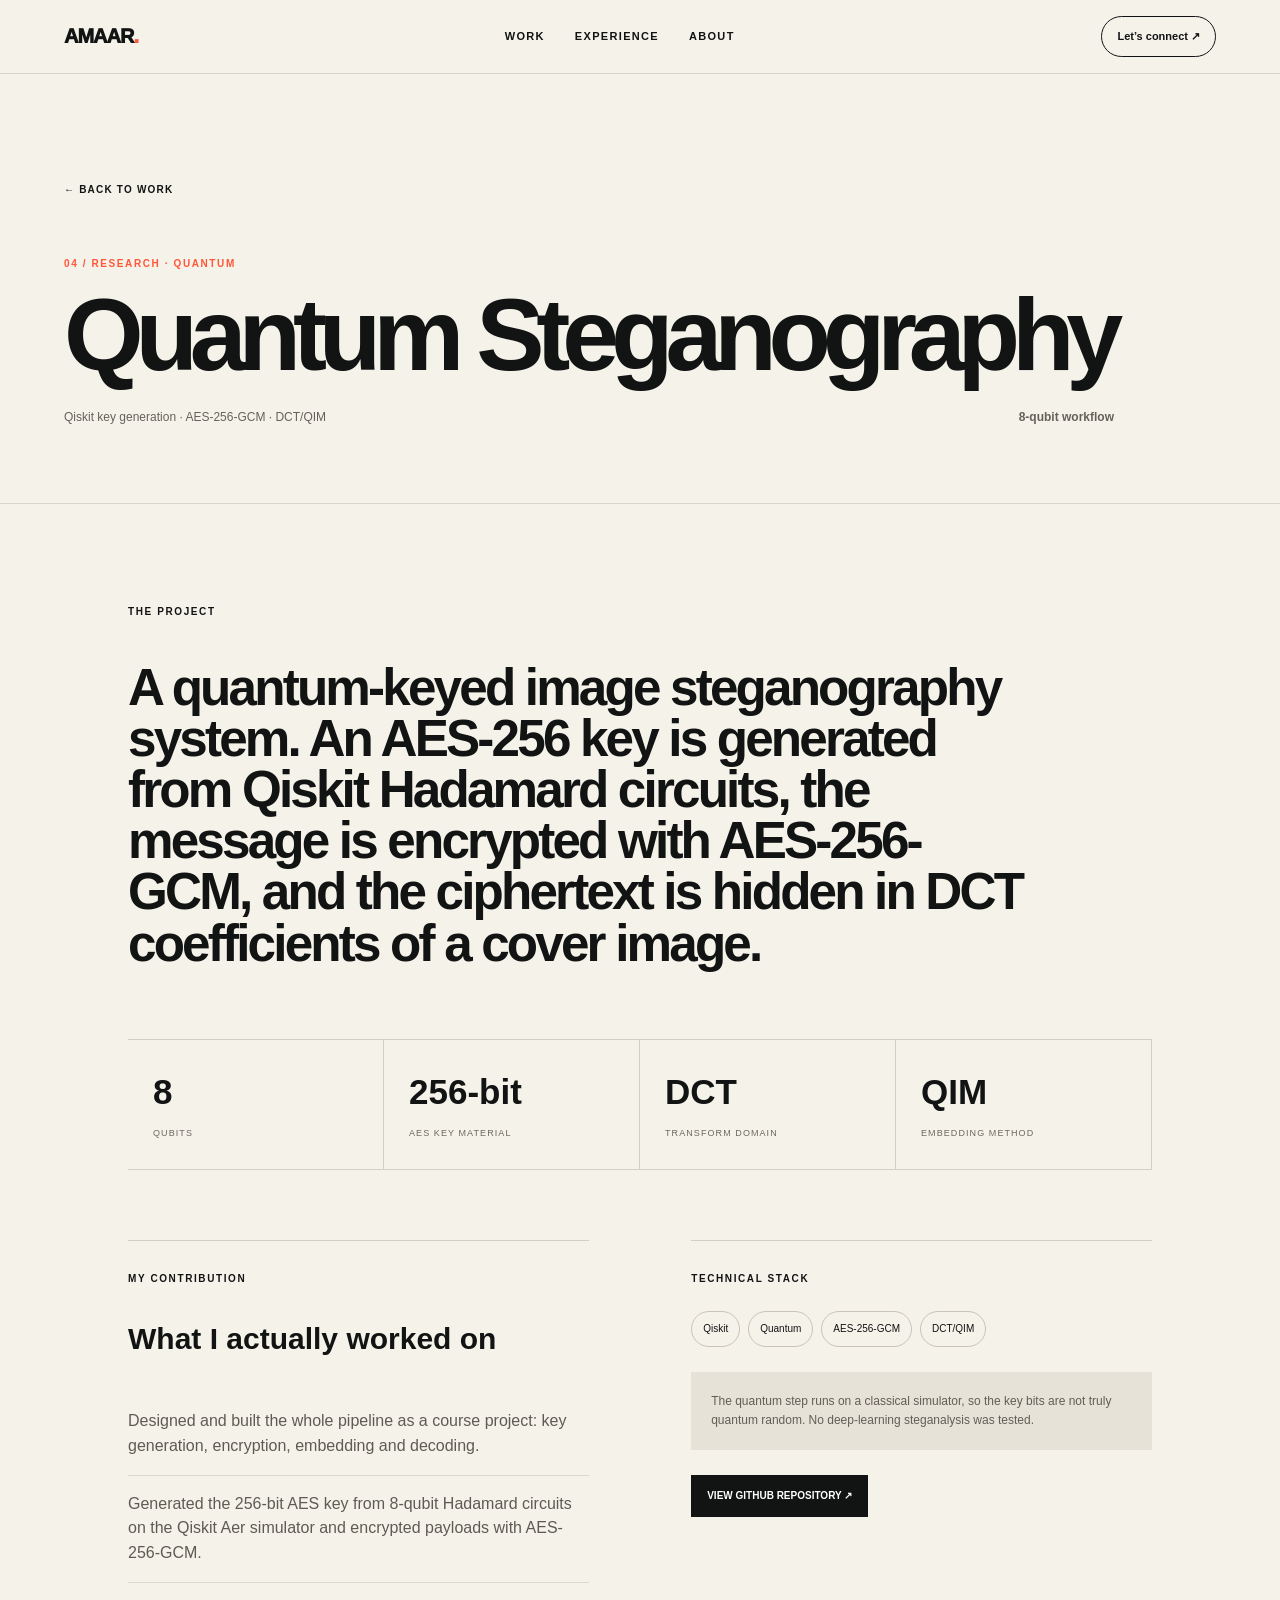
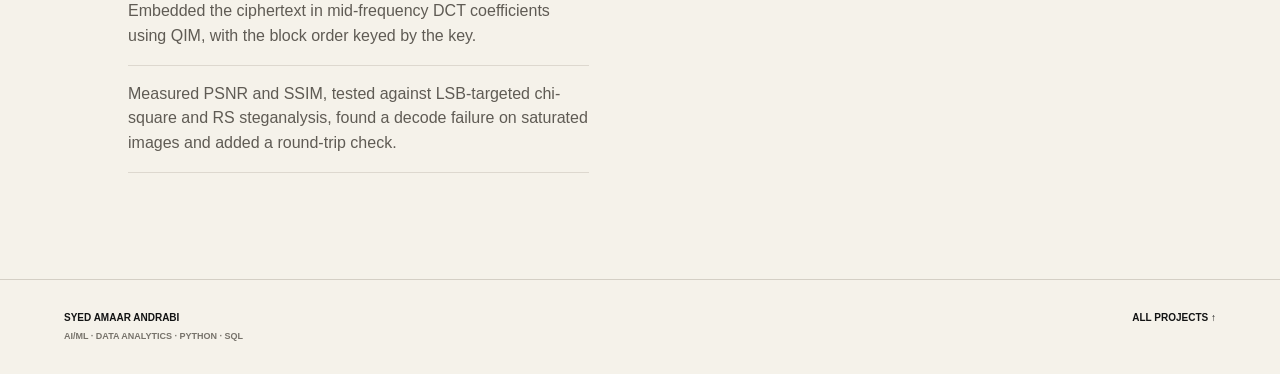
<file: projects/quantum-steganography.html>
<!doctype html><html><head><meta charset="utf-8"><meta name="viewport" content="width=device-width,initial-scale=1"><title>Quantum Steganography — Syed Amaar Andrabi</title><link rel="stylesheet" href="../styles.css"></head><body><nav class="nav"><a class="logo" href="../index.html">AMAAR<span>.</span></a><div class="navlinks"><a href="../index.html#work">Work</a><a href="../index.html#experience">Experience</a><a href="../index.html#about">About</a></div><a class="pill" href="mailto:asyedamaar@gmail.com">Let’s connect ↗</a></nav><section class="casehero"><a class="back" href="../index.html#work">← BACK TO WORK</a><p>04 / RESEARCH · QUANTUM</p><h1>Quantum Steganography</h1><div class="case-meta"><span>Qiskit key generation · AES-256-GCM · DCT/QIM</span><strong>8-qubit workflow</strong></div></section><section class="casebody"><div class="caseintro"><p class="kicker">THE PROJECT</p><h2>A quantum-keyed image steganography system. An AES-256 key is generated from Qiskit Hadamard circuits, the message is encrypted with AES-256-GCM, and the ciphertext is hidden in DCT coefficients of a cover image.</h2></div><div class="facts"><div><strong>8</strong><span>qubits</span></div><div><strong>256-bit</strong><span>AES key material</span></div><div><strong>DCT</strong><span>transform domain</span></div><div><strong>QIM</strong><span>embedding method</span></div></div><div class="casegrid"><article><p class="kicker">MY CONTRIBUTION</p><h3>What I actually worked on</h3><ul><li>Designed and built the whole pipeline as a course project: key generation, encryption, embedding and decoding.</li><li>Generated the 256-bit AES key from 8-qubit Hadamard circuits on the Qiskit Aer simulator and encrypted payloads with AES-256-GCM.</li><li>Embedded the ciphertext in mid-frequency DCT coefficients using QIM, with the block order keyed by the key.</li><li>Measured PSNR and SSIM, tested against LSB-targeted chi-square and RS steganalysis, found a decode failure on saturated images and added a round-trip check.</li></ul></article><article><p class="kicker">TECHNICAL STACK</p><div class="casetags"><span>Qiskit</span><span>Quantum</span><span>AES-256-GCM</span><span>DCT/QIM</span></div><div class="note">The quantum step runs on a classical simulator, so the key bits are not truly quantum random. No deep-learning steganalysis was tested.</div><a class="repo" href="https://github.com/asyedamaar-ops/Quantum-Steganography" target="_blank">VIEW GITHUB REPOSITORY ↗</a></article></div></section><footer><div><b>SYED AMAAR ANDRABI</b><span>AI/ML · DATA ANALYTICS · PYTHON · SQL</span></div><a href="../index.html#work">ALL PROJECTS ↑</a></footer></body></html>
</file>
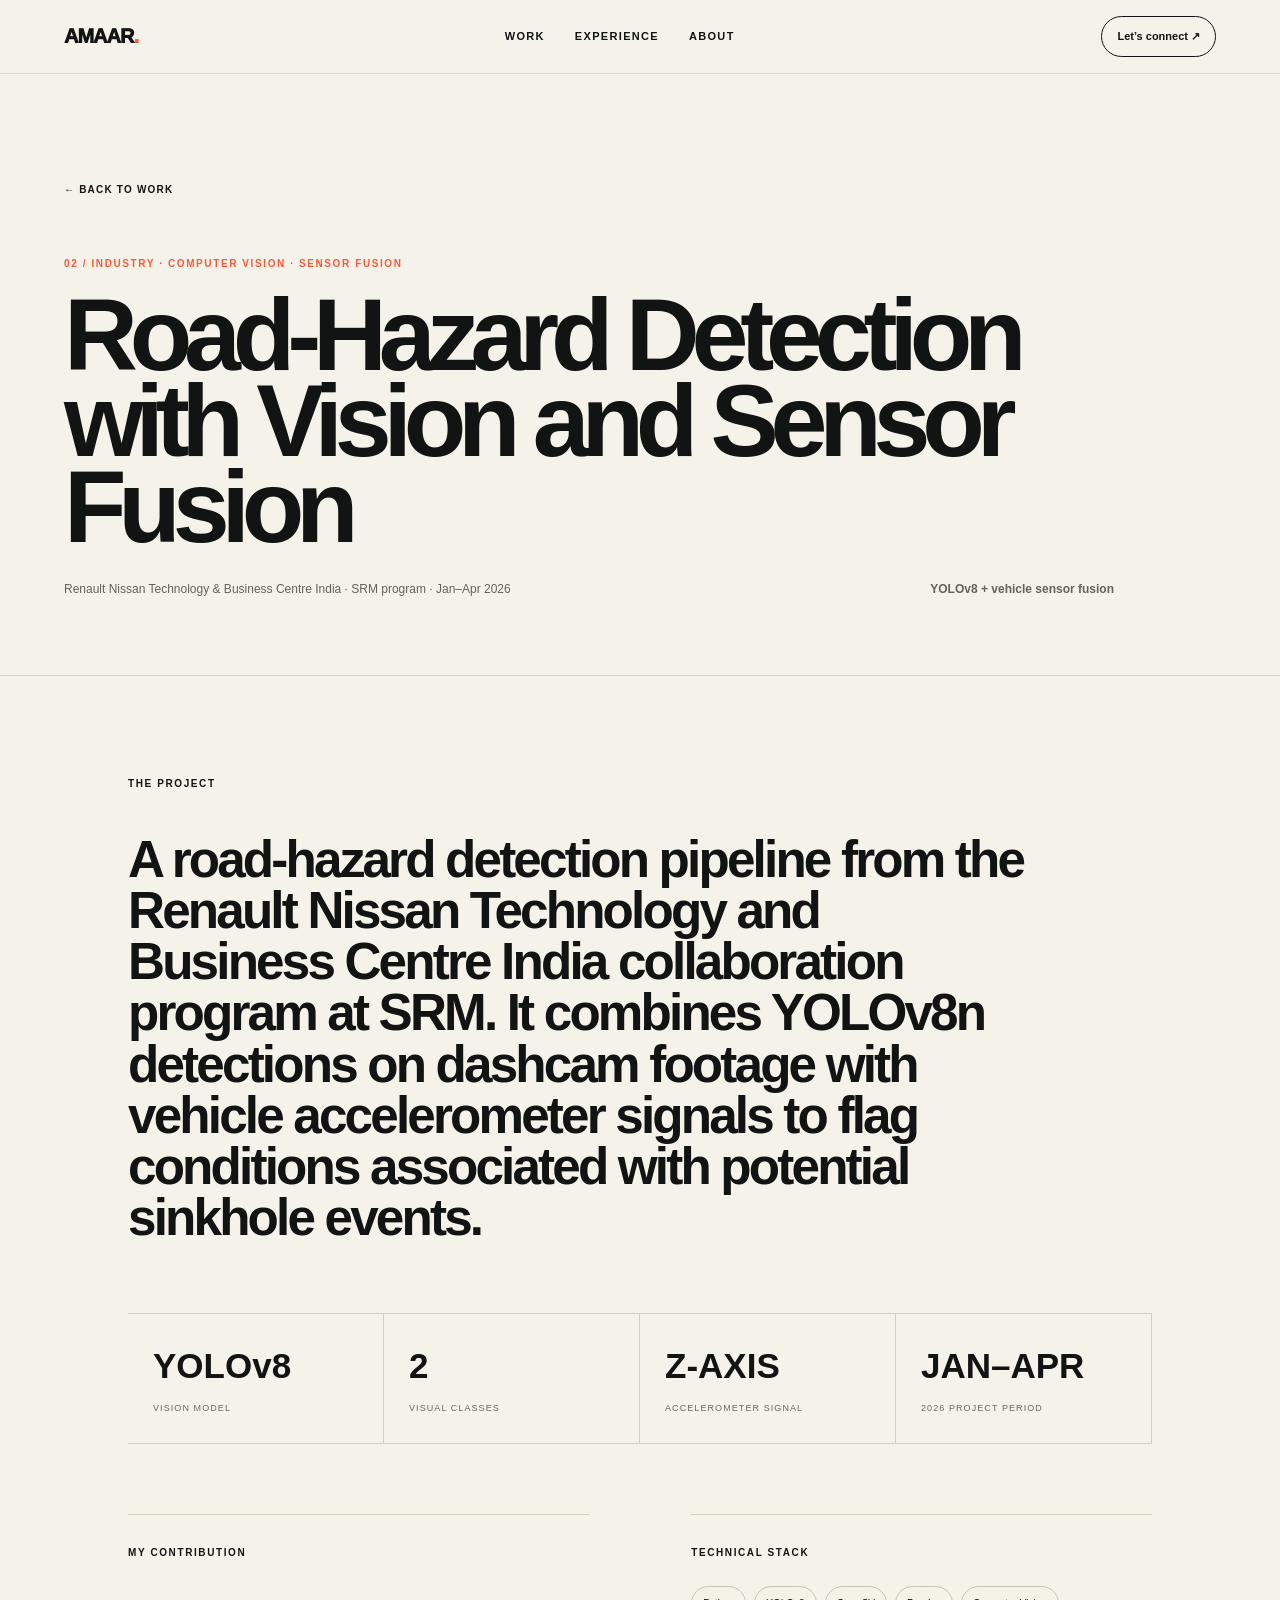
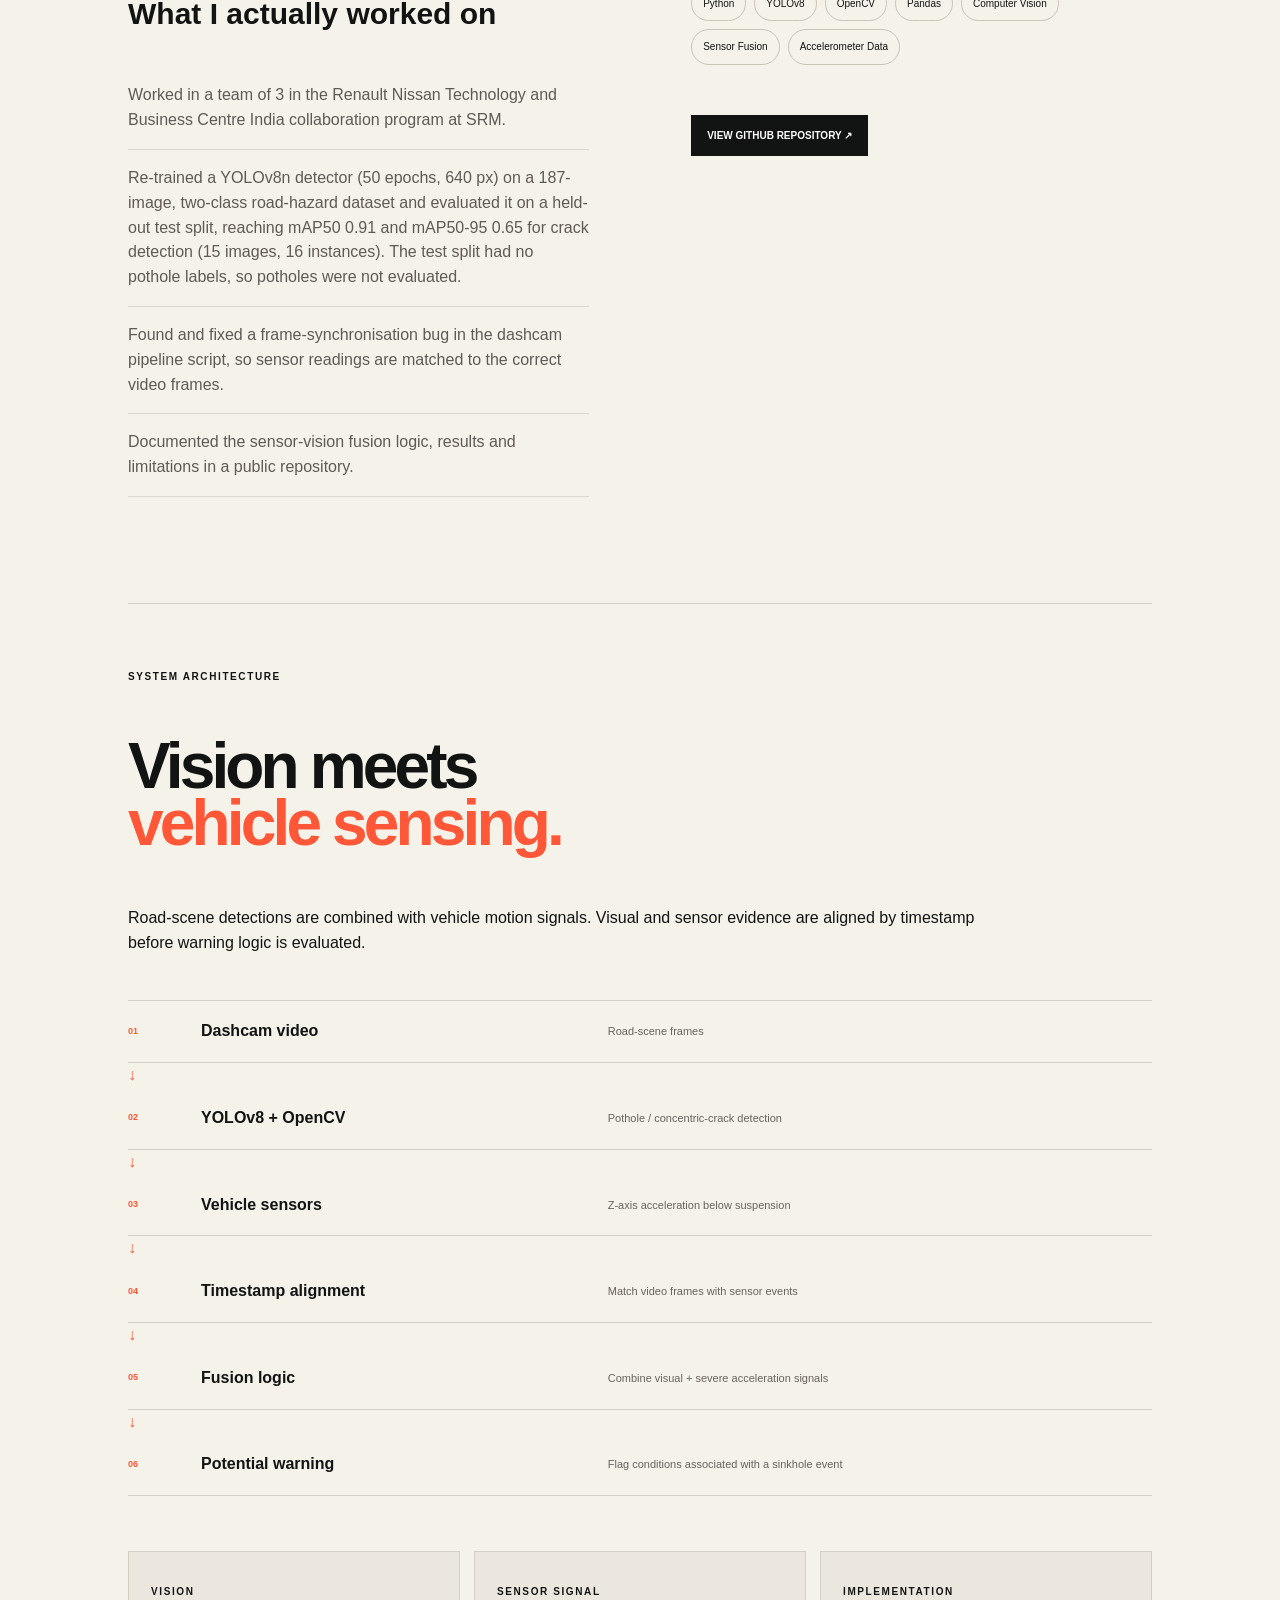
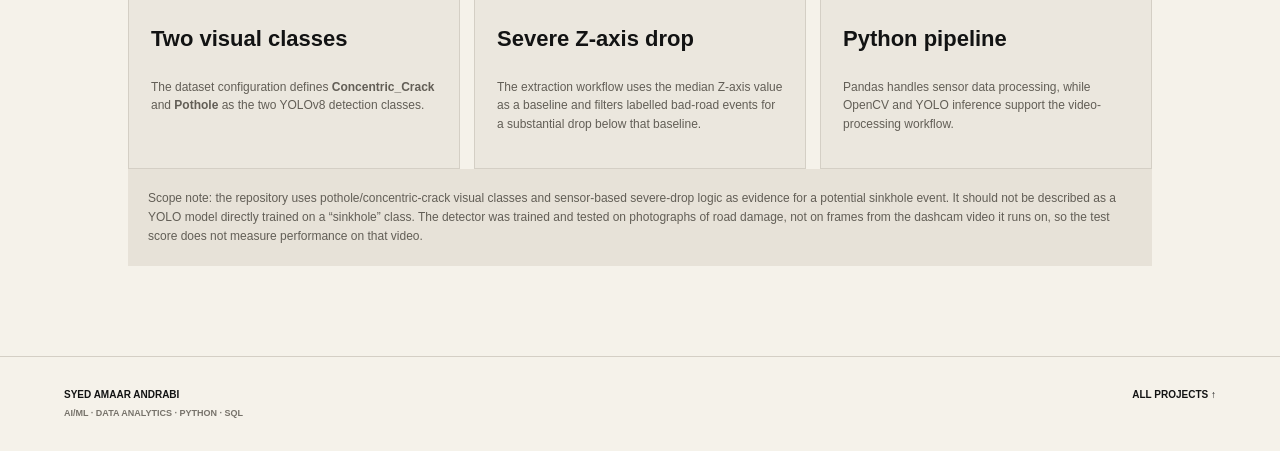
<file: projects/sinkhole-detection.html>
<!doctype html><html><head><meta charset="utf-8"><meta name="viewport" content="width=device-width,initial-scale=1"><title>Road-Hazard Detection with Vision and Sensor Fusion — Syed Amaar Andrabi</title><link rel="stylesheet" href="../styles.css"></head><body><nav class="nav"><a class="logo" href="../index.html">AMAAR<span>.</span></a><div class="navlinks"><a href="../index.html#work">Work</a><a href="../index.html#experience">Experience</a><a href="../index.html#about">About</a></div><a class="pill" href="mailto:asyedamaar@gmail.com">Let’s connect ↗</a></nav><section class="casehero"><a class="back" href="../index.html#work">← BACK TO WORK</a><p>02 / INDUSTRY · COMPUTER VISION · SENSOR FUSION</p><h1>Road-Hazard Detection with Vision and Sensor Fusion</h1><div class="case-meta"><span>Renault Nissan Technology &amp; Business Centre India · SRM program · Jan–Apr 2026</span><strong>YOLOv8 + vehicle sensor fusion</strong></div></section><section class="casebody"><div class="caseintro"><p class="kicker">THE PROJECT</p><h2>A road-hazard detection pipeline from the Renault Nissan Technology and Business Centre India collaboration program at SRM. It combines YOLOv8n detections on dashcam footage with vehicle accelerometer signals to flag conditions associated with potential sinkhole events.</h2></div><div class="facts"><div><strong>YOLOv8</strong><span>vision model</span></div><div><strong>2</strong><span>visual classes</span></div><div><strong>Z-AXIS</strong><span>accelerometer signal</span></div><div><strong>JAN–APR</strong><span>2026 project period</span></div></div><div class="casegrid"><article><p class="kicker">MY CONTRIBUTION</p><h3>What I actually worked on</h3><ul><li>Worked in a team of 3 in the Renault Nissan Technology and Business Centre India collaboration program at SRM.</li><li>Re-trained a YOLOv8n detector (50 epochs, 640 px) on a 187-image, two-class road-hazard dataset and evaluated it on a held-out test split, reaching mAP50 0.91 and mAP50-95 0.65 for crack detection (15 images, 16 instances). The test split had no pothole labels, so potholes were not evaluated.</li><li>Found and fixed a frame-synchronisation bug in the dashcam pipeline script, so sensor readings are matched to the correct video frames.</li><li>Documented the sensor-vision fusion logic, results and limitations in a public repository.</li></ul></article><article><p class="kicker">TECHNICAL STACK</p><div class="casetags"><span>Python</span><span>YOLOv8</span><span>OpenCV</span><span>Pandas</span><span>Computer Vision</span><span>Sensor Fusion</span><span>Accelerometer Data</span></div><a class="repo" href="https://github.com/asyedamaar-ops/road-hazard-vision-sensor-fusion" target="_blank">VIEW GITHUB REPOSITORY ↗</a></article></div><section class="sinkhole-detail"><div class="detail-head"><p class="kicker">SYSTEM ARCHITECTURE</p><h2>Vision meets<br/><i>vehicle sensing.</i></h2><p>Road-scene detections are combined with vehicle motion signals. Visual and sensor evidence are aligned by timestamp before warning logic is evaluated.</p></div><div class="pipeline"><div><small>01</small><strong>Dashcam video</strong><span>Road-scene frames</span></div><b>↓</b><div><small>02</small><strong>YOLOv8 + OpenCV</strong><span>Pothole / concentric-crack detection</span></div><b>↓</b><div><small>03</small><strong>Vehicle sensors</strong><span>Z-axis acceleration below suspension</span></div><b>↓</b><div><small>04</small><strong>Timestamp alignment</strong><span>Match video frames with sensor events</span></div><b>↓</b><div><small>05</small><strong>Fusion logic</strong><span>Combine visual + severe acceleration signals</span></div><b>↓</b><div><small>06</small><strong>Potential warning</strong><span>Flag conditions associated with a sinkhole event</span></div></div><div class="technical-notes"><article><p class="kicker">VISION</p><h3>Two visual classes</h3><p>The dataset configuration defines <strong>Concentric_Crack</strong> and <strong>Pothole</strong> as the two YOLOv8 detection classes.</p></article><article><p class="kicker">SENSOR SIGNAL</p><h3>Severe Z-axis drop</h3><p>The extraction workflow uses the median Z-axis value as a baseline and filters labelled bad-road events for a substantial drop below that baseline.</p></article><article><p class="kicker">IMPLEMENTATION</p><h3>Python pipeline</h3><p>Pandas handles sensor data processing, while OpenCV and YOLO inference support the video-processing workflow.</p></article></div><div class="note">Scope note: the repository uses pothole/concentric-crack visual classes and sensor-based severe-drop logic as evidence for a potential sinkhole event. It should not be described as a YOLO model directly trained on a “sinkhole” class. The detector was trained and tested on photographs of road damage, not on frames from the dashcam video it runs on, so the test score does not measure performance on that video.</div></section></section><footer><div><b>SYED AMAAR ANDRABI</b><span>AI/ML · DATA ANALYTICS · PYTHON · SQL</span></div><a href="../index.html#work">ALL PROJECTS ↑</a></footer></body></html>
</file>
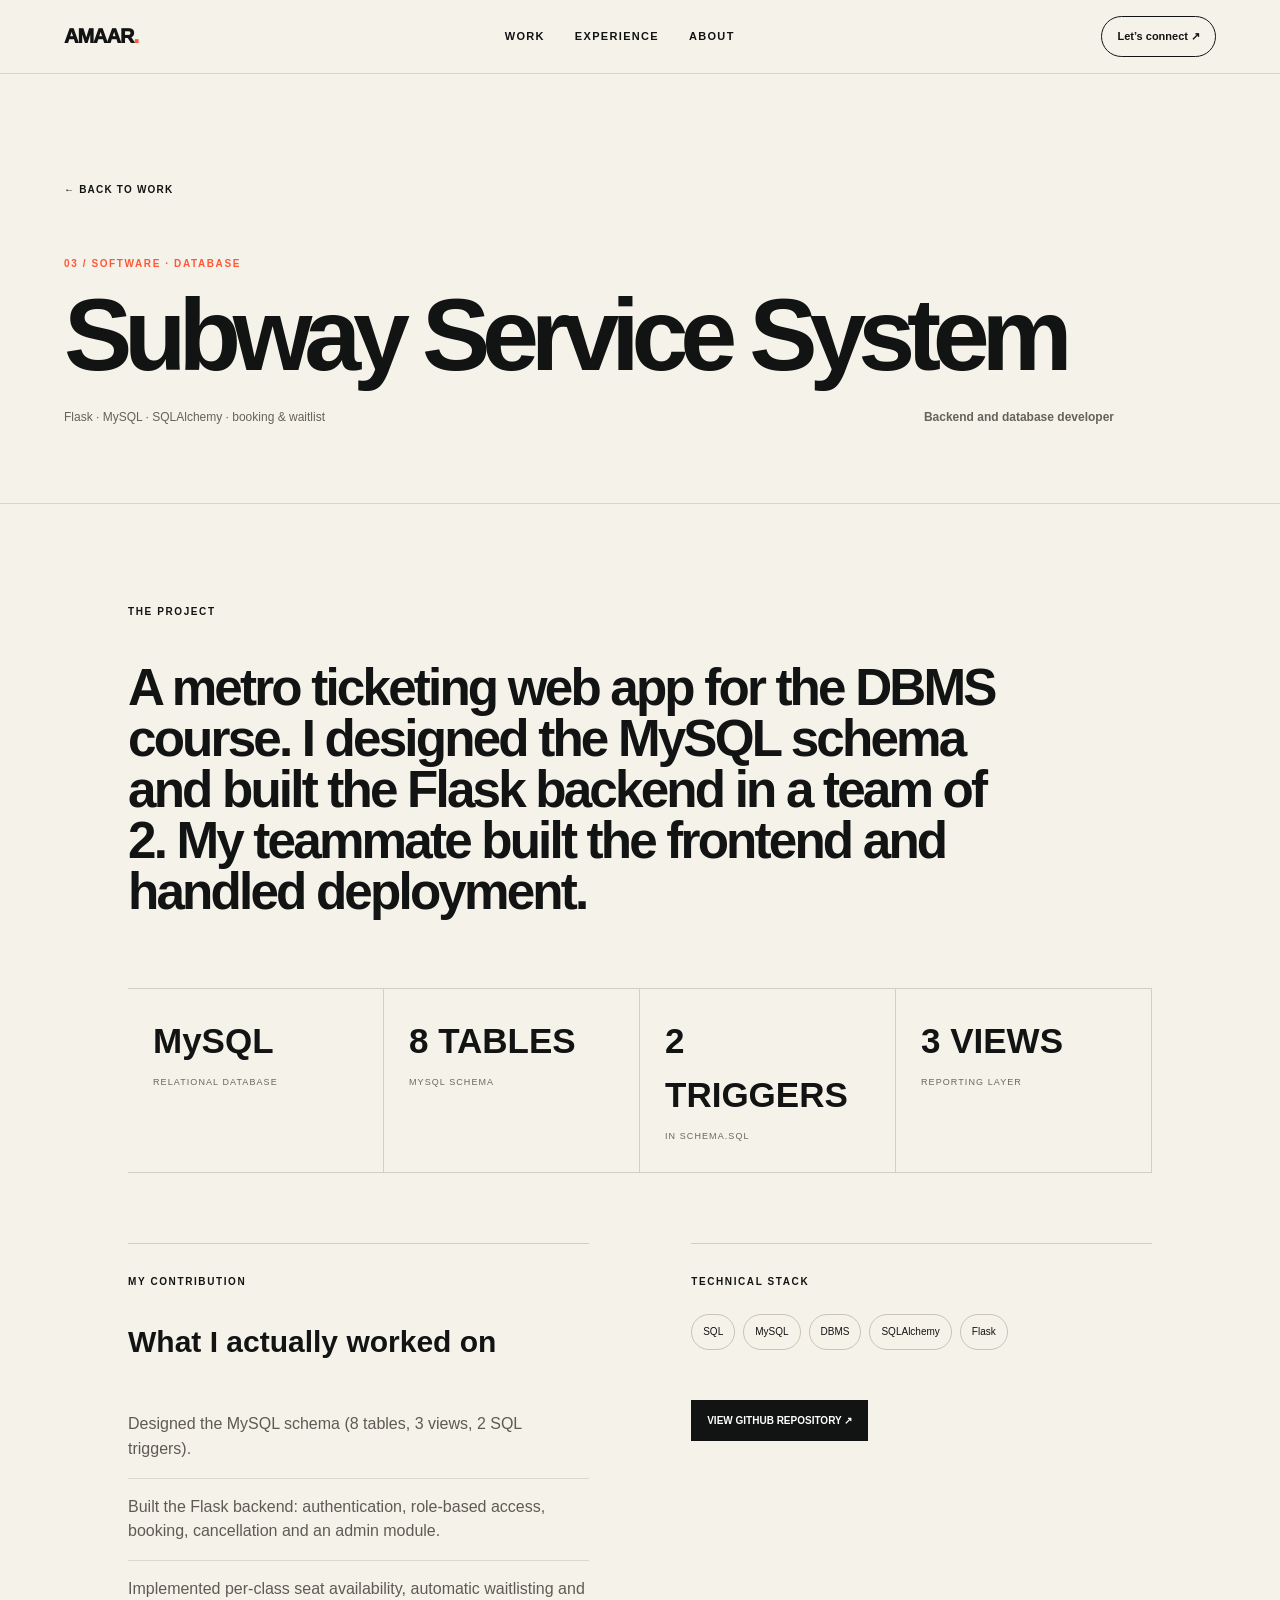
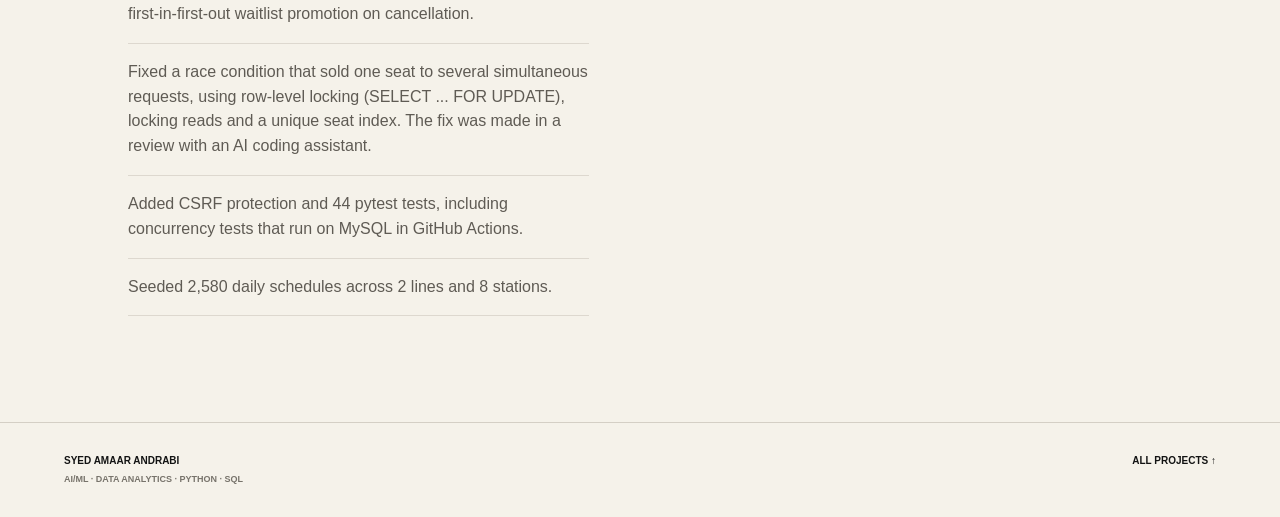
<file: projects/subway-service.html>
<!doctype html><html><head><meta charset="utf-8"><meta name="viewport" content="width=device-width,initial-scale=1"><title>Subway Service System — Syed Amaar Andrabi</title><link rel="stylesheet" href="../styles.css"></head><body><nav class="nav"><a class="logo" href="../index.html">AMAAR<span>.</span></a><div class="navlinks"><a href="../index.html#work">Work</a><a href="../index.html#experience">Experience</a><a href="../index.html#about">About</a></div><a class="pill" href="mailto:asyedamaar@gmail.com">Let’s connect ↗</a></nav><section class="casehero"><a class="back" href="../index.html#work">← BACK TO WORK</a><p>03 / SOFTWARE · DATABASE</p><h1>Subway Service System</h1><div class="case-meta"><span>Flask · MySQL · SQLAlchemy · booking & waitlist</span><strong>Backend and database developer</strong></div></section><section class="casebody"><div class="caseintro"><p class="kicker">THE PROJECT</p><h2>A metro ticketing web app for the DBMS course. I designed the MySQL schema and built the Flask backend in a team of 2. My teammate built the frontend and handled deployment.</h2></div><div class="facts"><div><strong>MySQL</strong><span>relational database</span></div><div><strong>8 TABLES</strong><span>MySQL schema</span></div><div><strong>2 TRIGGERS</strong><span>in schema.sql</span></div><div><strong>3 VIEWS</strong><span>reporting layer</span></div></div><div class="casegrid"><article><p class="kicker">MY CONTRIBUTION</p><h3>What I actually worked on</h3><ul><li>Designed the MySQL schema (8 tables, 3 views, 2 SQL triggers).</li><li>Built the Flask backend: authentication, role-based access, booking, cancellation and an admin module.</li><li>Implemented per-class seat availability, automatic waitlisting and first-in-first-out waitlist promotion on cancellation.</li><li>Fixed a race condition that sold one seat to several simultaneous requests, using row-level locking (SELECT ... FOR UPDATE), locking reads and a unique seat index. The fix was made in a review with an AI coding assistant.</li><li>Added CSRF protection and 44 pytest tests, including concurrency tests that run on MySQL in GitHub Actions.</li><li>Seeded 2,580 daily schedules across 2 lines and 8 stations.</li></ul></article><article><p class="kicker">TECHNICAL STACK</p><div class="casetags"><span>SQL</span><span>MySQL</span><span>DBMS</span><span>SQLAlchemy</span><span>Flask</span></div><a class="repo" href="https://github.com/asyedamaar-ops/subway-service-system" target="_blank">VIEW GITHUB REPOSITORY ↗</a></article></div></section><footer><div><b>SYED AMAAR ANDRABI</b><span>AI/ML · DATA ANALYTICS · PYTHON · SQL</span></div><a href="../index.html#work">ALL PROJECTS ↑</a></footer></body></html>
</file>
<file: styles.css>
*{box-sizing:border-box}html{scroll-behavior:smooth}body{margin:0;background:#f5f2ea;color:#121313;font-family:Arial,Helvetica,sans-serif;line-height:1.55}a{color:inherit;text-decoration:none}i{font-style:normal;color:#ff5738}.nav{height:74px;padding:0 5vw;border-bottom:1px solid #d9d5cc;display:flex;align-items:center;justify-content:space-between;position:sticky;top:0;z-index:30;background:#f5f2eaf2;backdrop-filter:blur(12px)}.logo{font-weight:950;font-size:20px;letter-spacing:-1px}.logo span{color:#ff5738}.navlinks{display:flex;gap:30px;font-size:11px;font-weight:900;letter-spacing:.12em;text-transform:uppercase}.pill{border:1px solid #121313;border-radius:999px;padding:11px 15px;font-size:11px;font-weight:900}.hero{min-height:calc(100vh - 74px);padding:6vw 5vw 7vw;display:grid;grid-template-columns:1.05fr .95fr;gap:7vw;align-items:center}.status,.overline,.section-title>div>p,.casehero>p,.kicker{font-size:10px;font-weight:900;letter-spacing:.16em}.status{display:block;white-space:nowrap}.status i{display:inline-block;width:7px;height:7px;border-radius:50%;background:#ff5738;margin-right:8px;vertical-align:middle}.overline{color:#77736b;margin-top:28px}.hero h1{font-size:clamp(80px,11vw,170px);line-height:.77;letter-spacing:-.085em;margin:24px 0 30px}.hero-copy{max-width:610px;font-size:18px;line-height:1.6;color:#67635c}.hero-buttons{display:flex;gap:10px;margin-top:30px}.blackbtn,.linebtn{padding:14px 19px;border-radius:999px;font-size:12px;font-weight:900}.blackbtn{background:#121313;color:white}.linebtn{border:1px solid #121313}.hero-right{display:flex;justify-content:center}.terminal{background:#171a19;color:#e9e6de;width:min(560px,100%);padding:24px;box-shadow:25px 25px 0 #ded8cb;border:1px solid #292d2b}.termbar{display:flex;justify-content:space-between;color:#999b94;font-size:10px;letter-spacing:.1em;border-bottom:1px solid #303532;padding-bottom:16px}.termbar b{color:#ff5738}.termline{font-family:monospace;color:#aaa;margin-top:26px;font-size:12px}.termline em{color:#ff5738;font-style:normal}.terminal>strong{display:block;font-size:16px;letter-spacing:.06em;margin-top:8px}.metrics{display:grid;grid-template-columns:repeat(2,1fr);gap:1px;background:#3a3e3a;margin-top:12px}.metrics span{background:#171a19;padding:18px}.metrics b{display:block;font-size:28px}.metrics small{color:#8f938c;font-size:9px;letter-spacing:.1em}.cursor{color:#ff5738;margin-top:25px}.marquee{display:flex;justify-content:space-around;align-items:center;gap:18px;flex-wrap:wrap;border-block:1px solid #d9d5cc;padding:19px 5vw;font-size:10px;font-weight:950;letter-spacing:.15em;color:#65615a}.marquee b{color:#ff5738}.section{padding:10vw 5vw}.section-title{display:flex;justify-content:space-between;align-items:end;gap:50px;margin-bottom:50px}.section-title h2{font-size:clamp(54px,6vw,92px);line-height:.84;letter-spacing:-.075em;margin:10px 0}.section-intro{max-width:380px;color:#68645d;font-size:14px;line-height:1.6}.filterbar{display:flex;gap:7px;flex-wrap:wrap;margin-bottom:18px}.filterbar button{background:transparent;border:1px solid #d4cfc5;border-radius:999px;padding:9px 13px;font-size:10px;font-weight:900;cursor:pointer}.filterbar button.on{background:#121313;color:white;border-color:#121313}.project-grid{display:grid;grid-template-columns:repeat(2,1fr);gap:12px}.project-card{min-height:430px;padding:24px;display:flex;flex-direction:column;justify-content:space-between;border:1px solid #d3cec4;transition:transform .2s,box-shadow .2s}.project-card:hover{transform:translate(-4px,-4px);box-shadow:10px 10px 0 #121313}.project-card:nth-child(1){background:#e4eee8}.project-card:nth-child(2){background:#f0e0d9}.project-card:nth-child(3){background:#e7e2f0}.project-card:nth-child(4){background:#e8e7dc}.cardtop,.cardbottom{display:flex;justify-content:space-between;gap:15px;font-size:9px;font-weight:900;letter-spacing:.12em}.cardtop span{color:#ff5738}.project-card h3{font-size:35px;line-height:.96;letter-spacing:-.045em}.project-card p{color:#5f5c56;line-height:1.55}.cardbottom{border-top:1px solid #bbb5ab;padding-top:16px}.proof{background:#e0dbd0}.proofgrid{display:grid;grid-template-columns:repeat(4,1fr);border-top:1px solid #bcb5a9;border-left:1px solid #bcb5a9}.proofgrid div{padding:26px;border-right:1px solid #bcb5a9;border-bottom:1px solid #bcb5a9}.proofgrid strong{font-size:42px;letter-spacing:-.05em}.proofgrid span{display:block;font-size:9px;font-weight:900;letter-spacing:.13em;margin-top:6px}.proofgrid p{color:#68645d;font-size:12px}.experience{background:#171a19;color:#f4f1e9;padding:10vw 5vw}.section-inner{max-width:1250px;margin:auto}.light .section-title>div>p{color:#9c9f98}.exp-list{max-width:1050px}.exp-list article{display:grid;grid-template-columns:180px 1fr;gap:35px;border-top:1px solid #3b403c;padding:32px 0}.exp-list small{font-size:9px;color:#9c9f98;letter-spacing:.14em;font-weight:900}.exp-list h3{font-size:28px;margin:0 0 5px}.exp-list label{font-size:10px;letter-spacing:.12em;color:#ff947e;font-weight:900}.exp-list p{color:#c8cbc4;line-height:1.6;max-width:700px}.skilltable{display:grid;grid-template-columns:repeat(4,1fr);border-top:1px solid #d4cfc5;border-left:1px solid #d4cfc5}.skilltable div{min-height:190px;padding:22px;border-right:1px solid #d4cfc5;border-bottom:1px solid #d4cfc5}.skilltable small{font-size:9px;color:#999}.skilltable h3{font-size:19px;margin:30px 0 8px}.skilltable p{font-size:11px;color:#68645d}.credentials{padding:8vw 5vw;background:#121313;color:#f4f1e9;display:grid;grid-template-columns:1fr 1fr;gap:8vw}.credentials>div>p{font-size:10px;letter-spacing:.16em;font-weight:900}.credentials h2{font-size:clamp(50px,6vw,85px);line-height:.85;letter-spacing:-.07em}.credlist{border-top:1px solid #393d3a}.credlist span{display:flex;justify-content:space-between;gap:20px;padding:17px 0;border-bottom:1px solid #393d3a;font-size:12px;font-weight:700}.credlist b{color:#ff947e;font-size:9px}.about{display:grid;grid-template-columns:1fr 1fr;gap:8vw}.aboutcopy{max-width:650px}.aboutcopy>p{font-size:17px;color:#68645d;line-height:1.7}.contact{display:flex;gap:8px;flex-wrap:wrap;margin-top:28px}.contact a{border:1px solid #d4cfc5;padding:13px 15px;font-size:10px;font-weight:900}.contact a:hover{background:#121313;color:white}.casehero{padding:8vw 5vw 6vw;border-bottom:1px solid #d9d5cc}.back{font-size:10px;font-weight:900;letter-spacing:.12em}.casehero>p{color:#ff5738;margin-top:55px}.casehero h1{font-size:clamp(55px,8vw,120px);line-height:.84;letter-spacing:-.08em;max-width:1100px;margin:20px 0 30px}.case-meta{display:flex;justify-content:space-between;gap:30px;max-width:1050px;color:#66625b;font-size:12px}.casebody{padding:7vw 10vw}.caseintro{max-width:900px}.caseintro h2{font-size:clamp(35px,4vw,58px);line-height:1;letter-spacing:-.055em}.facts{display:grid;grid-template-columns:repeat(4,1fr);margin:70px 0;border-block:1px solid #d4cfc5}.facts div{padding:25px;border-right:1px solid #d4cfc5}.facts strong{display:block;font-size:35px}.facts span{font-size:9px;color:#6b675f;text-transform:uppercase;letter-spacing:.12em}.casegrid{display:grid;grid-template-columns:1fr 1fr;gap:8vw}.casegrid article{padding-top:20px;border-top:1px solid #d4cfc5}.casegrid h3{font-size:30px}.casegrid ul{padding:0;list-style:none}.casegrid li{padding:16px 0;border-bottom:1px solid #ddd8cf;color:#5f5b54}.casetags{display:flex;flex-wrap:wrap;gap:8px;margin:25px 0}.casetags span{border:1px solid #c9c3b8;border-radius:999px;padding:9px 11px;font-size:10px}.note{padding:20px;background:#e7e2d8;color:#625e56;font-size:12px;line-height:1.6}.repo{display:inline-block;margin-top:25px;background:#121313;color:white;padding:13px 16px;font-size:10px;font-weight:900}.sinkhole-detail,.results{margin-top:90px;padding-top:55px;border-top:1px solid #d4cfc5}.detail-head{max-width:850px}.detail-head h2,.visuals h2{font-size:clamp(45px,5vw,72px);line-height:.9;letter-spacing:-.06em}.pipeline{margin-top:45px;border-top:1px solid #d4cfc5}.pipeline>div{display:grid;grid-template-columns:55px 1fr 1.4fr;gap:18px;align-items:center;padding:18px 0;border-bottom:1px solid #d4cfc5}.pipeline small{font-size:9px;color:#ff5738;font-weight:900}.pipeline span{font-size:11px;color:#68645d}.pipeline>b{text-align:center;color:#ff5738}.technical-notes{display:grid;grid-template-columns:repeat(3,1fr);gap:14px;margin-top:55px}.technical-notes article{border:1px solid #d4cfc5;padding:22px;background:#ebe7de}.technical-notes h3{font-size:22px}.technical-notes p:not(.kicker){font-size:12px;color:#625e56}.visuals{margin-top:90px;padding-top:35px;border-top:1px solid #d4cfc5}.visual-grid{display:grid;grid-template-columns:1fr 1fr;gap:20px;margin-top:40px}.visual-grid figure{margin:0;border:1px solid #d4cfc5;background:#ebe7de;padding:14px}.visual-grid img{display:block;width:100%;height:auto}.visual-grid figcaption{font-size:10px;color:#68645d;padding:13px 3px}.results h2{font-size:50px}.results table{width:100%;border-collapse:collapse}.results th,.results td{text-align:left;padding:15px;border-bottom:1px solid #d4cfc5;font-size:12px}.footnote{font-size:10px;color:#77736b}footer{padding:30px 5vw;border-top:1px solid #d4cfc5;display:flex;justify-content:space-between;font-size:10px;font-weight:800}footer span{display:block;color:#77736b;font-size:9px;margin-top:5px}.education-grid{display:grid;grid-template-columns:2fr 1fr 1fr;border-top:1px solid #d4cfc5}.education-grid article{padding:28px 24px;border-right:1px solid #d4cfc5;min-height:190px}.education-grid h3{font-size:24px;line-height:1.05;margin:30px 0 12px}.education-grid p{color:#666}.education-grid small{letter-spacing:.14em;font-weight:700;color:#777}.education-grid strong{font-size:18px}@media(max-width:850px){.navlinks{display:none}.hero,.about,.credentials{grid-template-columns:1fr}.hero{padding-top:60px}.hero h1{font-size:80px}.status{white-space:normal}.project-grid{grid-template-columns:1fr}.proofgrid,.skilltable{grid-template-columns:repeat(2,1fr)}.section-title{display:block}.exp-list article{grid-template-columns:1fr;gap:10px}.casegrid{grid-template-columns:1fr}.facts{grid-template-columns:repeat(2,1fr)}.case-meta{display:block}.case-meta strong{display:block;margin-top:12px}.education-grid,.technical-notes{grid-template-columns:1fr}.visual-grid{grid-template-columns:1fr}}@media(max-width:520px){.nav{padding:0 20px}.pill{display:none}.hero,.section,.experience,.credentials,.about,.casehero{padding-left:20px;padding-right:20px}.hero h1{font-size:70px}.proofgrid,.skilltable{grid-template-columns:1fr}.project-card{min-height:370px}.casehero h1{font-size:52px}.facts{grid-template-columns:1fr}.credentials{gap:30px}footer{display:block}}
</file>
<file: mobile-fix.css>
/* Mobile hero layout fix */
@media (max-width:850px){
  .hero-left{width:100%;min-width:0;}
  .status{white-space:nowrap;width:max-content;max-width:100%;font-size:9px;letter-spacing:.11em;}
  .overline{margin-top:22px;}
  .hero h1{font-size:clamp(64px,15vw,88px);line-height:.8;overflow-wrap:normal;word-break:normal;}
}
@media (max-width:520px){
  .hero{padding-top:48px;gap:45px;}
  .hero-left{width:100%;min-width:0;}
  .status{white-space:nowrap;width:100%;font-size:8px;letter-spacing:.08em;overflow:visible;}
  .overline{margin-top:20px;font-size:9px;}
  .hero h1{font-size:clamp(58px,18vw,78px);margin-top:20px;margin-bottom:28px;line-height:.81;}
  .hero-copy{font-size:16px;}
  .hero-buttons{flex-wrap:wrap;}
}
</file>
